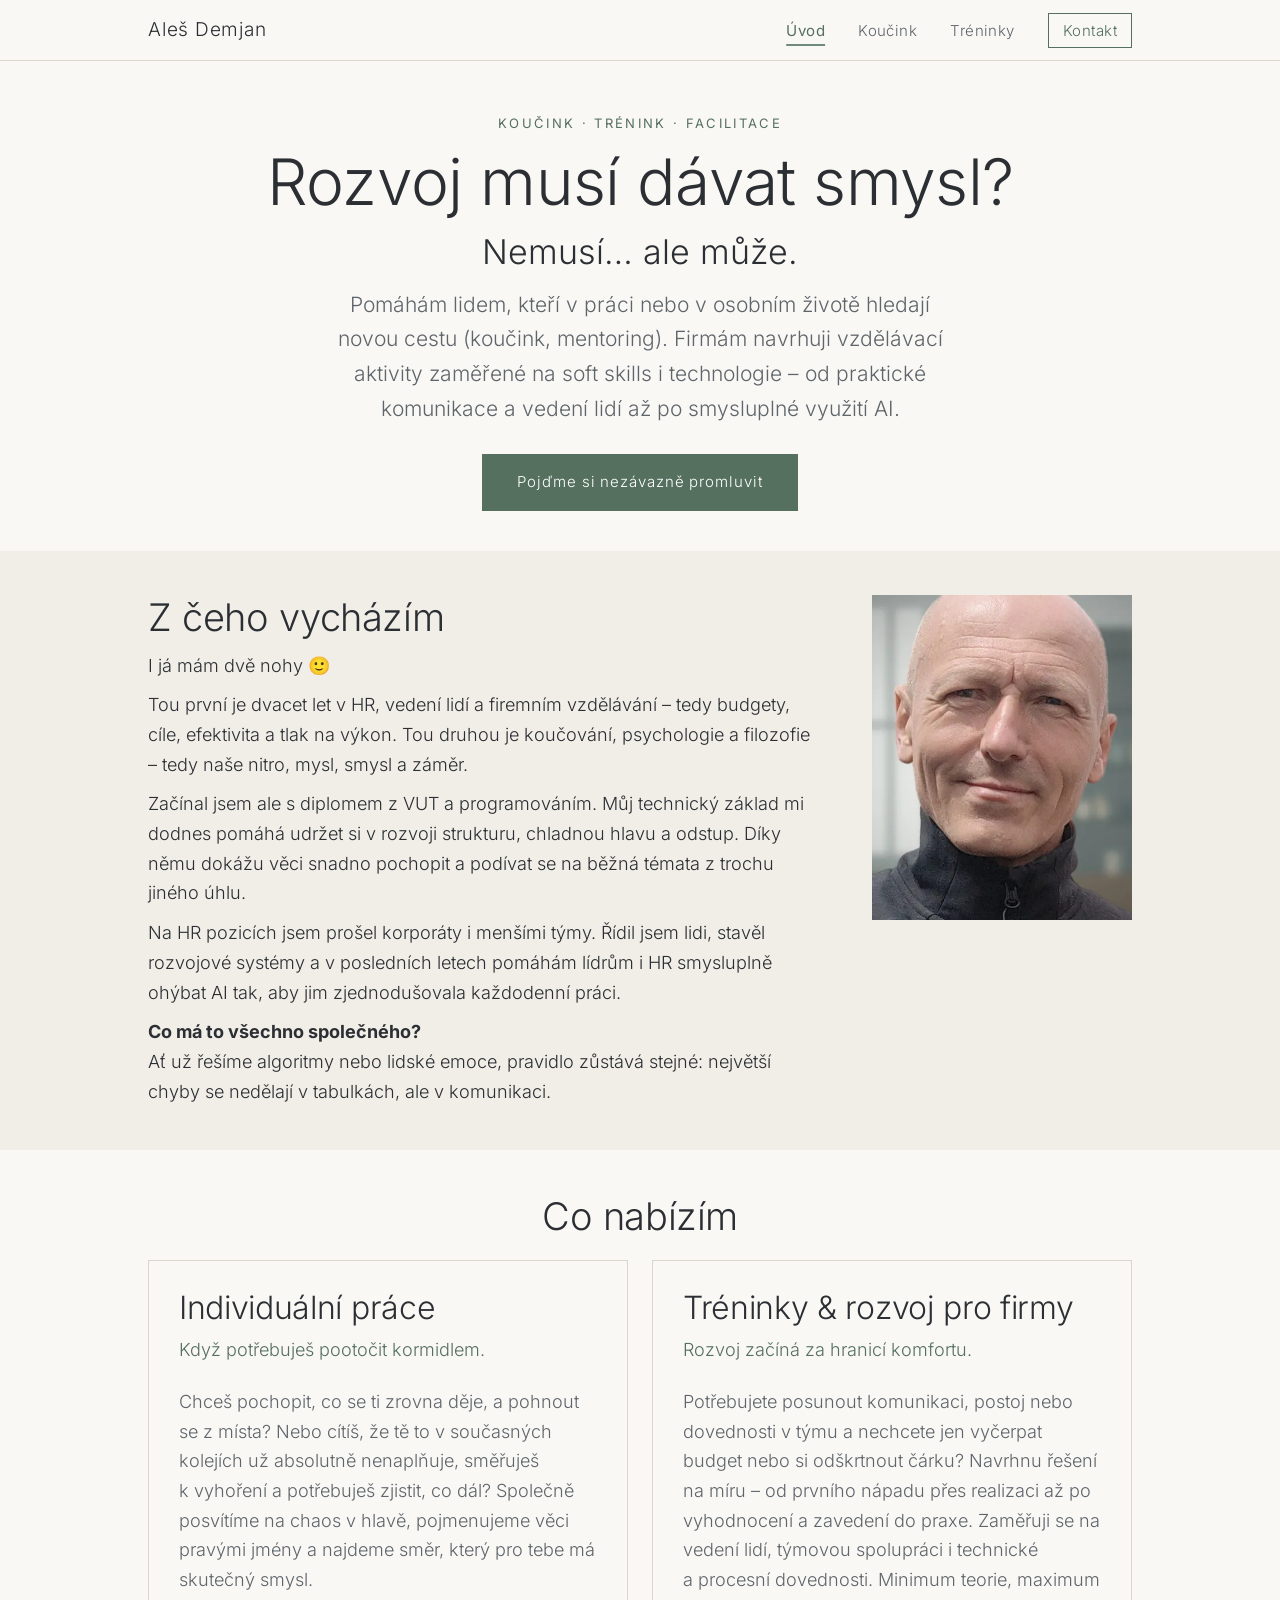
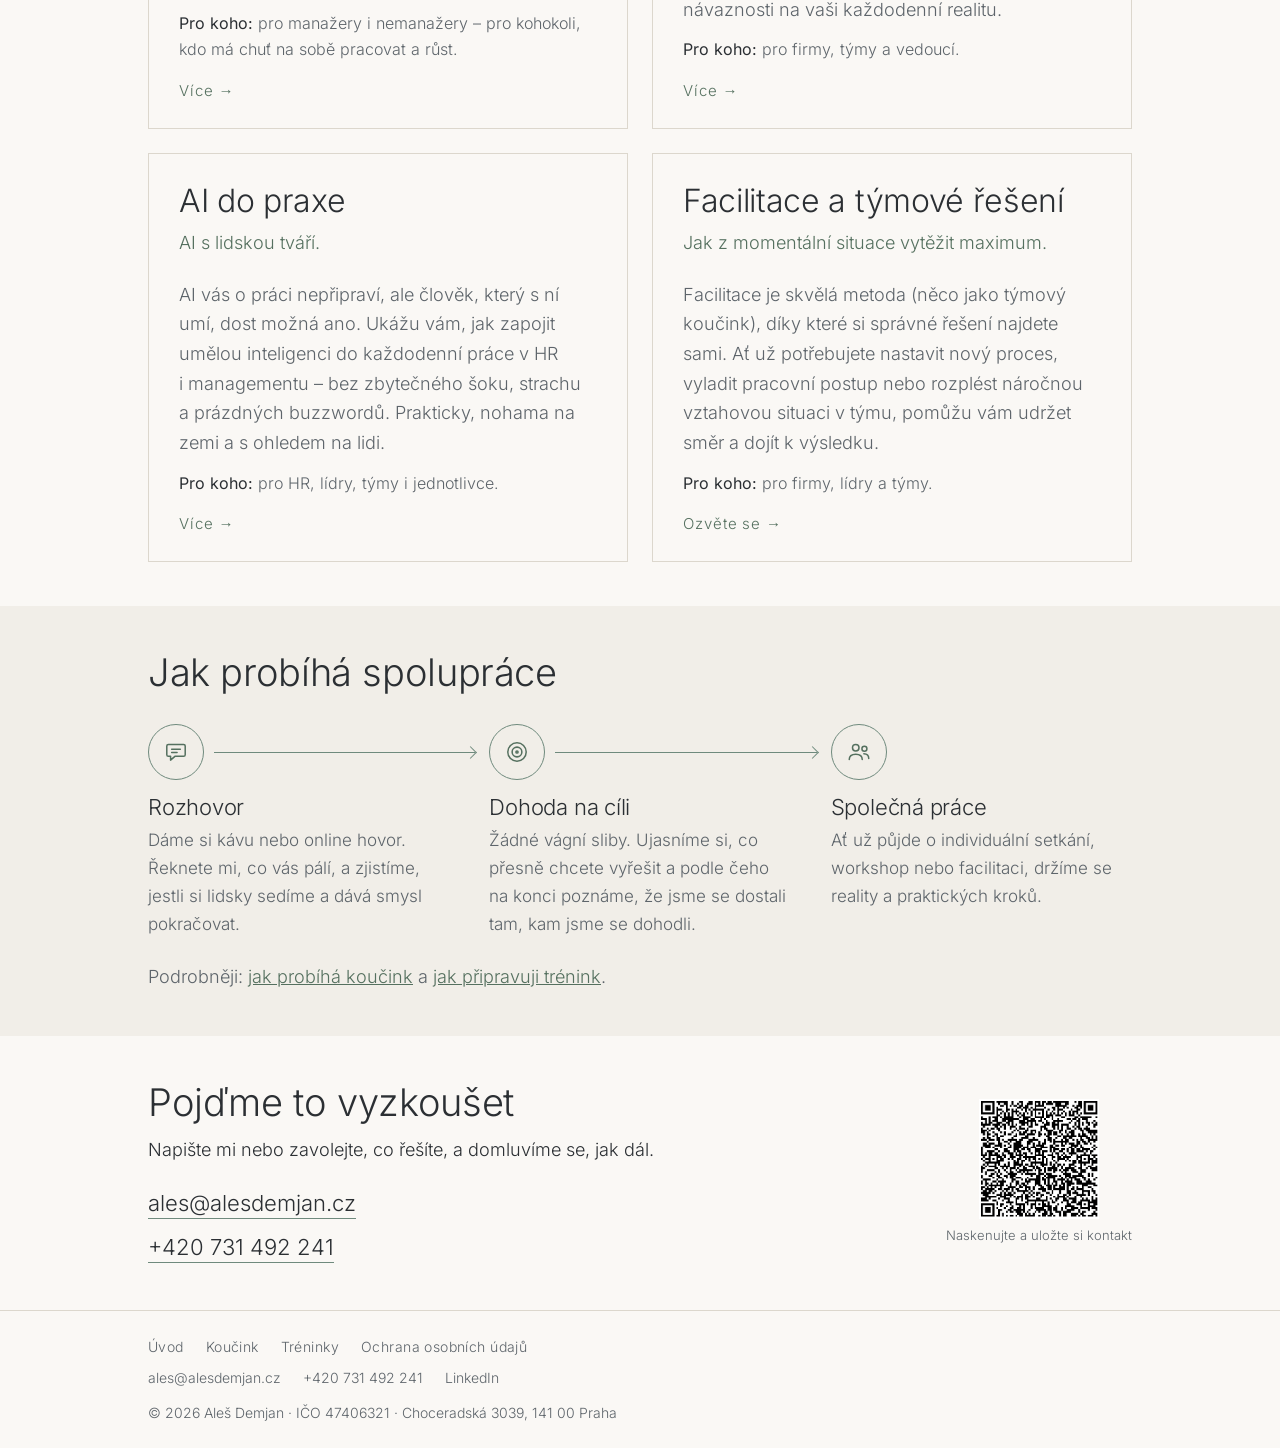
<file: index.html>
<!DOCTYPE html>
<html lang="cs">
<head>
<meta charset="utf-8">
<meta name="viewport" content="width=device-width, initial-scale=1">
<link rel="preload" href="/assets/fonts/inter-latin-wght-normal.woff2" as="font" type="font/woff2" crossorigin>
<link rel="preload" href="/assets/fonts/inter-latin-ext-wght-normal.woff2" as="font" type="font/woff2" crossorigin>
<title>Aleš Demjan | Koučink a firemní tréninky na míru</title>
<meta name="description" content="Individuální koučink při změně a v náročných situacích. Tréninky a workshopy na míru pro firmy, týmy, vedoucí a HR. Online i osobně.">
<link rel="canonical" href="https://alesdemjan.cz/">
<meta name="seznam-wmt" content="VszZhZxTPP70gEuI57TECxosbba6HKQv">
<link rel="icon" href="/favicon.ico" sizes="32x32">
<link rel="icon" href="/favicon.svg" type="image/svg+xml">
<link rel="apple-touch-icon" href="/apple-touch-icon.png">
<meta property="og:type" content="website">
<meta property="og:locale" content="cs_CZ">
<meta property="og:site_name" content="Aleš Demjan">
<meta property="og:title" content="Aleš Demjan | Koučink a firemní tréninky na míru">
<meta property="og:description" content="Individuální koučink při změně a v náročných situacích. Tréninky a workshopy na míru pro firmy, týmy, vedoucí a HR. Online i osobně.">
<meta property="og:url" content="https://alesdemjan.cz/">
<meta property="og:image" content="https://alesdemjan.cz/assets/img/og-uvod.jpg">
<meta property="og:image:width" content="1200">
<meta property="og:image:height" content="630">
<meta name="twitter:card" content="summary_large_image">
<link rel="stylesheet" href="assets/style.css">
<script type="application/ld+json">
{
  "@context": "https://schema.org",
  "@graph": [
    {
      "@type": "Person",
      "@id": "https://alesdemjan.cz/#person",
      "name": "Aleš Demjan",
      "url": "https://alesdemjan.cz/",
      "image": "https://alesdemjan.cz/assets/img/foto.jpg",
      "email": "mailto:ales@alesdemjan.cz",
      "telephone": "+420731492241",
      "jobTitle": "Kouč a lektor",
      "knowsAbout": ["koučink", "firemní tréninky", "soft skills", "leadership", "AI v práci"],
      "sameAs": ["https://www.linkedin.com/in/alesdemjan/"]
    },
    {
      "@type": "ProfessionalService",
      "@id": "https://alesdemjan.cz/#sluzby",
      "name": "Aleš Demjan – koučink a tréninky",
      "url": "https://alesdemjan.cz/",
      "image": "https://alesdemjan.cz/assets/img/og-uvod.jpg",
      "email": "mailto:ales@alesdemjan.cz",
      "telephone": "+420731492241",
      "taxID": "47406321",
      "address": {
        "@type": "PostalAddress",
        "streetAddress": "Choceradská 3039",
        "postalCode": "141 00",
        "addressLocality": "Praha",
        "addressCountry": "CZ"
      },
      "areaServed": { "@type": "Country", "name": "Česko" },
      "founder": { "@id": "https://alesdemjan.cz/#person" },
      "sameAs": ["https://www.linkedin.com/in/alesdemjan/"]
    }
  ]
}
</script>
</head>
<body>
<a class="skip" href="#main">Přeskočit na obsah</a>

<header class="top">
  <div class="wrap">
    <a class="brand" href="/">Aleš Demjan</a>
    <nav aria-label="Hlavní navigace">
      <a class="hide-m" href="/" aria-current="page">Úvod</a>
      <a href="/koucink">Koučink</a>
      <a href="/treninky">Tréninky</a>
      <a class="nav-cta" href="#kontakt">Kontakt</a>
    </nav>
  </div>
</header>

<main id="main">

  <section class="hero center">
    <div class="wrap">
      <span class="eyebrow">Koučink · Trénink · Facilitace</span>
      <h1>Rozvoj musí dávat smysl?</h1>
      <p class="tagline">Nemusí… ale může.</p>
      <p class="lead">Pomáhám lidem, kteří v&nbsp;práci nebo v&nbsp;osobním životě hledají novou cestu (koučink, mentoring). Firmám navrhuji vzdělávací aktivity zaměřené na soft skills i&nbsp;technologie – od praktické komunikace a&nbsp;vedení lidí až po smysluplné využití AI.</p>
      <div class="cta">
        <a class="btn btn-primary" href="#kontakt">Pojďme si nezávazně promluvit</a>
      </div>
    </div>
  </section>

  <section id="o-mne" class="alt">
    <div class="wrap about">
      <div>
        <h2>Z&nbsp;čeho vycházím</h2>
        <p>I&nbsp;já mám dvě nohy 🙂</p>
        <p>Tou první je dvacet let v&nbsp;HR, vedení lidí a&nbsp;firemním vzdělávání – tedy budgety, cíle, efektivita a&nbsp;tlak na výkon. Tou druhou je koučování, psychologie a&nbsp;filozofie – tedy naše nitro, mysl, smysl a&nbsp;záměr.</p>
        <p>Začínal jsem ale s&nbsp;diplomem z&nbsp;VUT a&nbsp;programováním. Můj technický základ mi dodnes pomáhá udržet si v&nbsp;rozvoji strukturu, chladnou hlavu a&nbsp;odstup. Díky němu dokážu věci snadno pochopit a&nbsp;podívat se na běžná témata z&nbsp;trochu jiného úhlu.</p>
        <p>Na HR pozicích jsem prošel korporáty i&nbsp;menšími týmy. Řídil jsem lidi, stavěl rozvojové systémy a&nbsp;v&nbsp;posledních letech pomáhám lídrům i&nbsp;HR smysluplně ohýbat AI tak, aby jim zjednodušovala každodenní práci.</p>
        <p class="about-point"><strong>Co má to všechno společného?</strong><br>Ať už řešíme algoritmy nebo lidské emoce, pravidlo zůstává stejné: největší chyby se nedělají v&nbsp;tabulkách, ale v&nbsp;komunikaci.</p>
      </div>
      <div class="photo">
        <img src="assets/img/foto-900.webp" fetchpriority="high" srcset="assets/img/foto-450.webp 450w, assets/img/foto-900.webp 900w" sizes="(max-width: 760px) 280px, 260px" alt="Aleš Demjan" width="900" height="1125">
      </div>
    </div>
  </section>

  <section id="nabidka">
    <div class="wrap">
      <h2 class="center">Co nabízím</h2>
      <div class="paths">
        <a class="path" href="/koucink">
          <h3>Individuální práce</h3>
          <p class="path-sub">Když potřebuješ pootočit kormidlem.</p>
          <p>Chceš pochopit, co se ti zrovna děje, a&nbsp;pohnout se z&nbsp;místa? Nebo cítíš, že tě to v&nbsp;současných kolejích už absolutně nenaplňuje, směřuješ k&nbsp;vyhoření a&nbsp;potřebuješ zjistit, co dál? Společně posvítíme na chaos v&nbsp;hlavě, pojmenujeme věci pravými jmény a&nbsp;najdeme směr, který pro tebe má skutečný smysl.</p>
          <p class="for"><strong>Pro koho:</strong> pro manažery i&nbsp;nemanažery – pro kohokoli, kdo má chuť na sobě pracovat a&nbsp;růst.</p>
          <span class="more" aria-hidden="true">Více →</span>
        </a>
        <a class="path" href="/treninky">
          <h3>Tréninky &amp; rozvoj pro firmy</h3>
          <p class="path-sub">Rozvoj začíná za hranicí komfortu.</p>
          <p>Potřebujete posunout komunikaci, postoj nebo dovednosti v&nbsp;týmu a&nbsp;nechcete jen vyčerpat budget nebo si odškrtnout čárku? Navrhnu řešení na míru – od prvního nápadu přes realizaci až po vyhodnocení a&nbsp;zavedení do praxe. Zaměřuji se na vedení lidí, týmovou spolupráci i&nbsp;technické a&nbsp;procesní dovednosti. Minimum teorie, maximum návaznosti na vaši každodenní realitu.</p>
          <p class="for"><strong>Pro koho:</strong> pro firmy, týmy a&nbsp;vedoucí.</p>
          <span class="more" aria-hidden="true">Více →</span>
        </a>
        <a class="path" href="/treninky#prakticke-nastroje">
          <h3>AI do praxe</h3>
          <p class="path-sub">AI s&nbsp;lidskou tváří.</p>
          <p>AI vás o&nbsp;práci nepřipraví, ale člověk, který s&nbsp;ní umí, dost možná ano. Ukážu vám, jak zapojit umělou inteligenci do každodenní práce v&nbsp;HR i&nbsp;managementu – bez zbytečného šoku, strachu a&nbsp;prázdných buzzwordů. Prakticky, nohama na zemi a&nbsp;s&nbsp;ohledem na lidi.</p>
          <p class="for"><strong>Pro koho:</strong> pro HR, lídry, týmy i&nbsp;jednotlivce.</p>
          <span class="more" aria-hidden="true">Více →</span>
        </a>
        <a class="path" href="#kontakt">
          <h3>Facilitace a&nbsp;týmové řešení</h3>
          <p class="path-sub">Jak z&nbsp;momentální situace vytěžit maximum.</p>
          <p>Facilitace je skvělá metoda (něco jako týmový koučink), díky které si správné řešení najdete sami. Ať už potřebujete nastavit nový proces, vyladit pracovní postup nebo rozplést náročnou vztahovou situaci v&nbsp;týmu, pomůžu vám udržet směr a&nbsp;dojít k&nbsp;výsledku.</p>
          <p class="for"><strong>Pro koho:</strong> pro firmy, lídry a&nbsp;týmy.</p>
          <span class="more" aria-hidden="true">Ozvěte se →</span>
        </a>
      </div>
    </div>
  </section>

  <section id="spoluprace" class="alt">
    <div class="wrap">
      <h2>Jak probíhá spolupráce</h2>
      <ol class="flow three">
        <li class="flow-step">
          <span class="flow-icon" aria-hidden="true"><svg viewBox="0 0 24 24"><path d="M5 5h14a1.5 1.5 0 0 1 1.5 1.5v8a1.5 1.5 0 0 1-1.5 1.5h-8l-4 3.5V16H5a1.5 1.5 0 0 1-1.5-1.5v-8A1.5 1.5 0 0 1 5 5z"/><path d="M8 9.5h8M8 12.5h5"/></svg></span>
          <h3>Rozhovor</h3>
          <p>Dáme si kávu nebo online hovor. Řeknete mi, co vás pálí, a&nbsp;zjistíme, jestli si lidsky sedíme a&nbsp;dává smysl pokračovat.</p>
        </li>
        <li class="flow-step">
          <span class="flow-icon" aria-hidden="true"><svg viewBox="0 0 24 24"><circle cx="12" cy="12" r="8.5"/><circle cx="12" cy="12" r="4.5"/><circle cx="12" cy="12" r="1"/></svg></span>
          <h3>Dohoda na cíli</h3>
          <p>Žádné vágní sliby. Ujasníme si, co přesně chcete vyřešit a&nbsp;podle čeho na konci poznáme, že jsme se dostali tam, kam jsme se dohodli.</p>
        </li>
        <li class="flow-step">
          <span class="flow-icon" aria-hidden="true"><svg viewBox="0 0 24 24"><circle cx="9" cy="8" r="3"/><path d="M3 19c0-3.3 2.7-5 6-5s6 1.7 6 5"/><circle cx="17" cy="9" r="2.3"/><path d="M16.5 13.6c2.6.1 4.5 1.6 4.5 4.4"/></svg></span>
          <h3>Společná práce</h3>
          <p>Ať už půjde o&nbsp;individuální setkání, workshop nebo facilitaci, držíme se reality a&nbsp;praktických kroků.</p>
        </li>
      </ol>
      <p class="more-links">Podrobněji: <a href="/koucink#spoluprace">jak probíhá koučink</a> a <a href="/treninky#postup">jak připravuji trénink</a>.</p>
    </div>
  </section>

  <!-- Reference – zatím skryté. Doplnit jen se souhlasem autora citace, pak odstranit komentář kolem sekce.
  <section id="reference">
    <div class="wrap">
      <h2>Kde jsem pracoval</h2>
      <p>Typy firem a&nbsp;odvětví: DOPLNIT</p>
      <div class="grid">
        <blockquote class="quote">
          <p>„Text reference“</p>
          <footer>Jméno, pozice, firma</footer>
        </blockquote>
      </div>
      <p><a href="https://www.linkedin.com/in/alesdemjan/">Více na LinkedInu</a></p>
    </div>
  </section>
  -->

  <!-- Blog – zatím skrytý, až bude hotový, odstraňte komentář kolem sekce
  <section id="blog">
    <div class="wrap">
      <span class="eyebrow">Blog</span>
      <h2>Postupně sem přibudou texty</h2>
      <p>Připravuji krátké články o&nbsp;změně, komunikaci a&nbsp;vedení lidí. Pokud vás zajímá konkrétní téma, napište mi.</p>
    </div>
  </section>
  -->

  <section id="kontakt">
    <div class="wrap contact">
      <div>
        <h2>Pojďme to vyzkoušet</h2>
        <p>Napište mi nebo zavolejte, co řešíte, a&nbsp;domluvíme se, jak dál.</p>
        <div class="contact-lines">
          <div><a href="mailto:ales@alesdemjan.cz">ales@alesdemjan.cz</a></div>
          <div><a href="tel:+420731492241">+420&nbsp;731&nbsp;492&nbsp;241</a></div>
        </div>
      </div>
      <a class="btn vcf" href="/kontakt.vcf" download>Uložit kontakt do telefonu</a>
      <figure class="qr">
        <img src="assets/img/qr-kontakt.png" alt="QR kód s kontaktem Aleše Demjana do telefonu" width="339" height="341" loading="lazy">
        <figcaption>Naskenujte a&nbsp;uložte si kontakt</figcaption>
      </figure>
    </div>
  </section>

</main>

<footer>
  <div class="wrap foot">
    <nav class="foot-nav" aria-label="Odkazy v patičce">
      <a href="/">Úvod</a>
      <a href="/koucink">Koučink</a>
      <a href="/treninky">Tréninky</a>
      <a href="/zasady-ochrany-osobnich-udaju">Ochrana osobních údajů</a>
    </nav>
    <div class="foot-contact">
      <a href="mailto:ales@alesdemjan.cz">ales@alesdemjan.cz</a>
      <a href="tel:+420731492241">+420&nbsp;731&nbsp;492&nbsp;241</a>
      <a href="https://www.linkedin.com/in/alesdemjan/" rel="me">LinkedIn</a>
    </div>
    <div class="foot-legal">© <span id="y"></span> Aleš Demjan · IČO 47406321 · Choceradská 3039, 141&nbsp;00&nbsp;Praha</div>
  </div>
</footer>
<script>document.getElementById('y').textContent = new Date().getFullYear();</script>
<!-- Cloudflare Web Analytics (bez cookies) --><script type="module" src="https://static.cloudflareinsights.com/beacon.min.js" data-cf-beacon='{"token": "a8c0a45e6b894fd8a64b70126a6de083"}'></script><!-- End Cloudflare Web Analytics -->
</body>
</html>
</file>
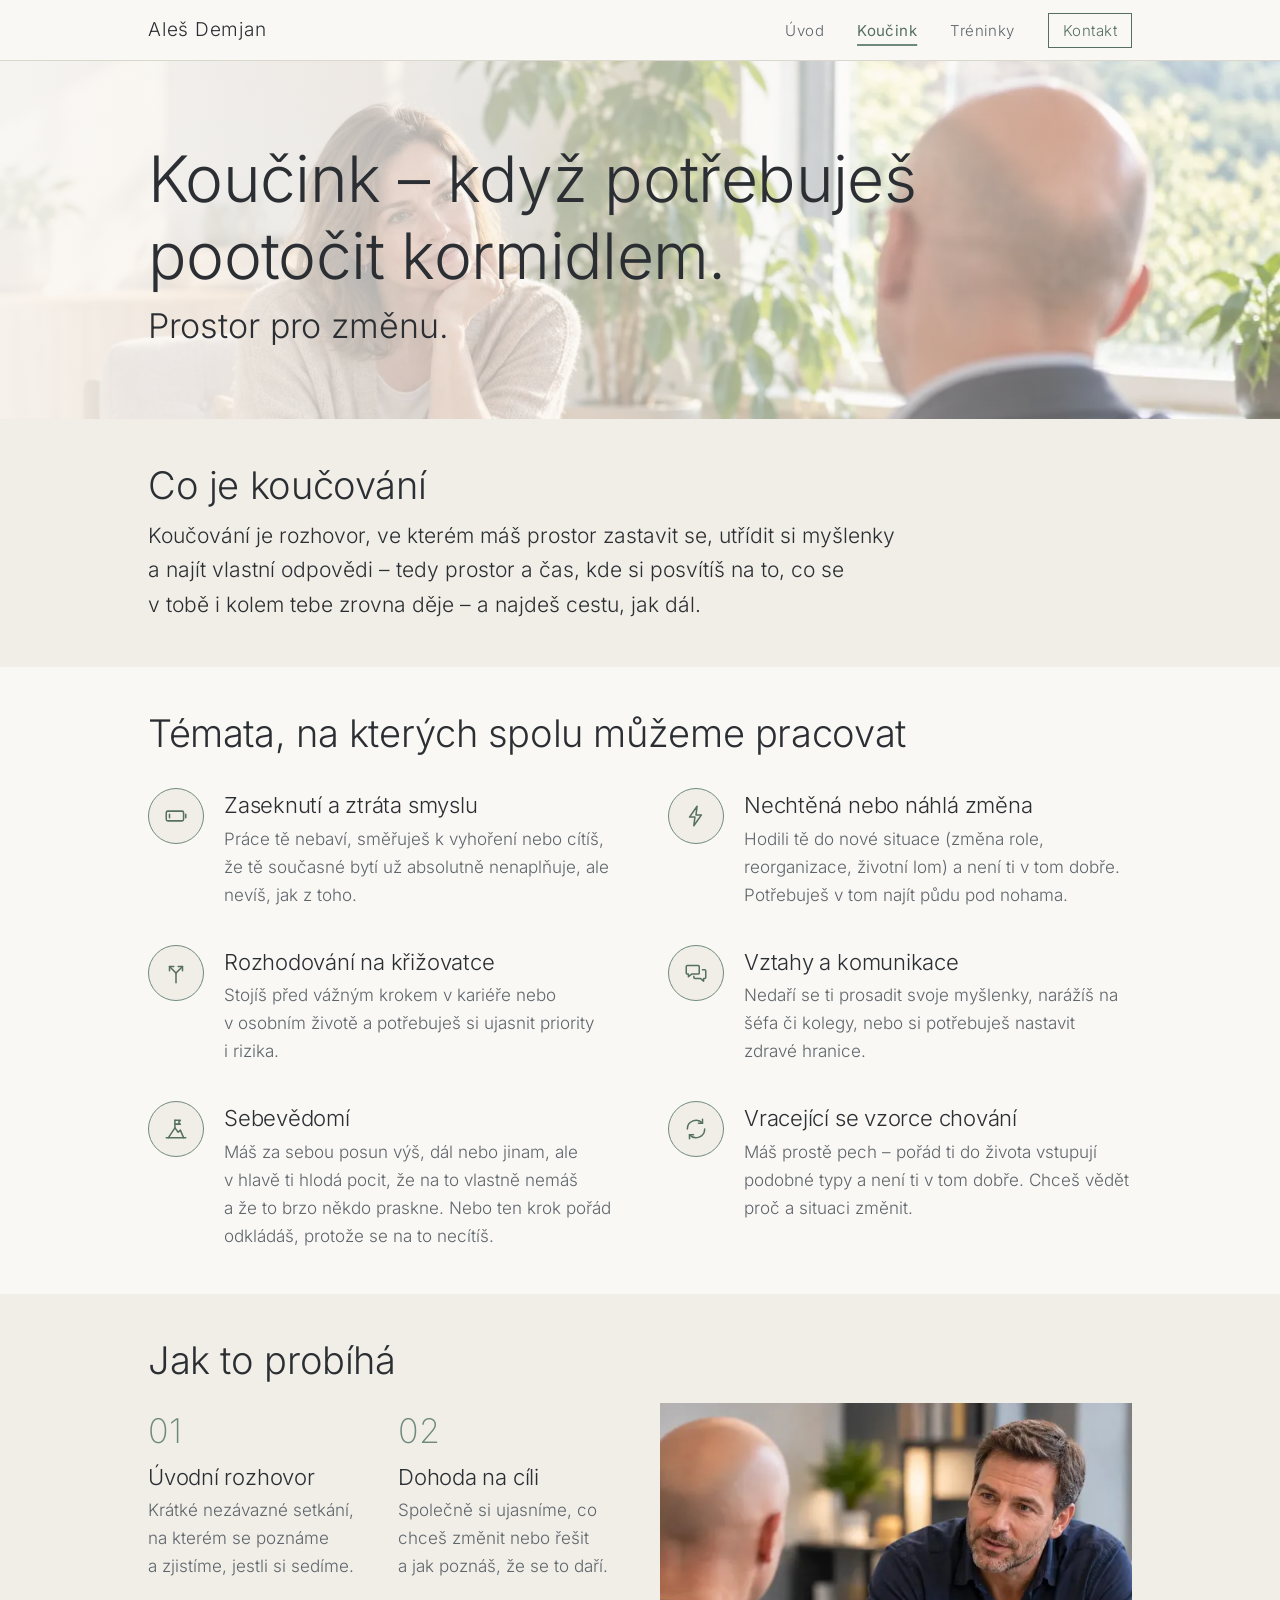
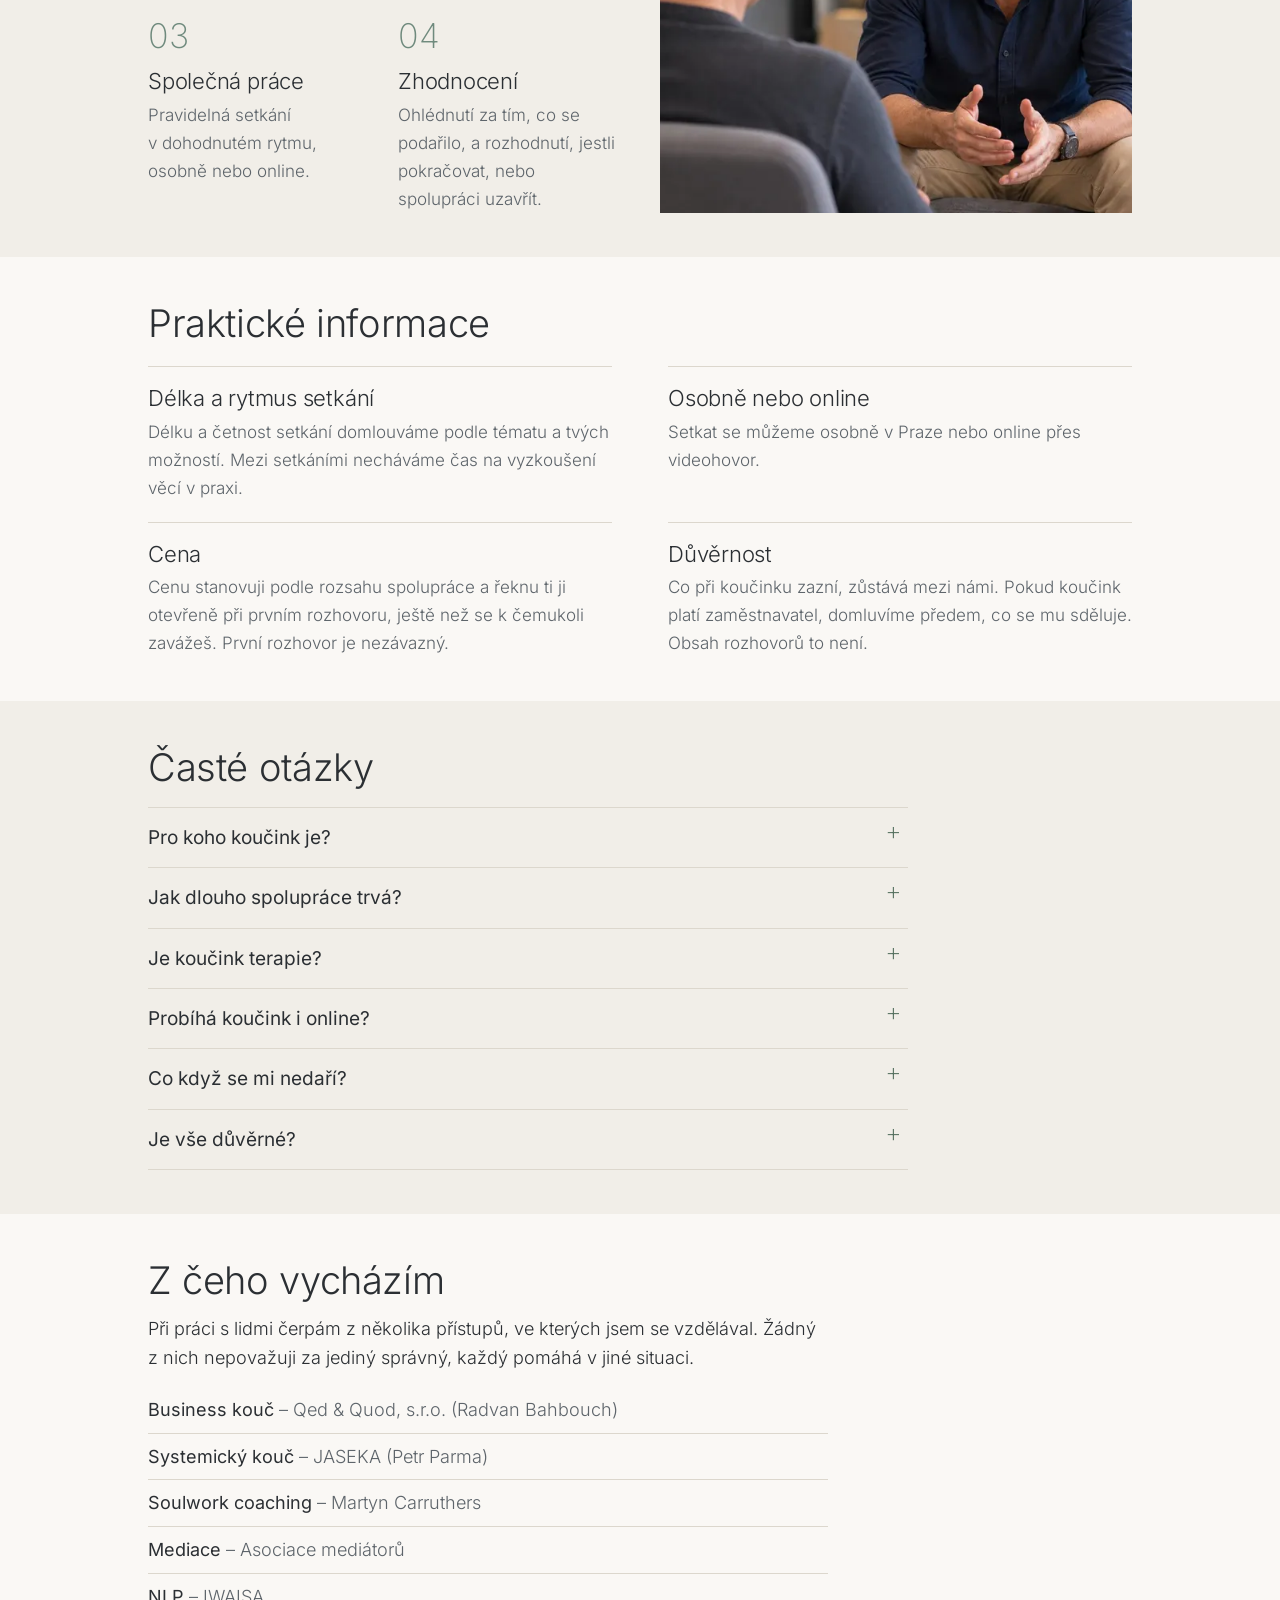
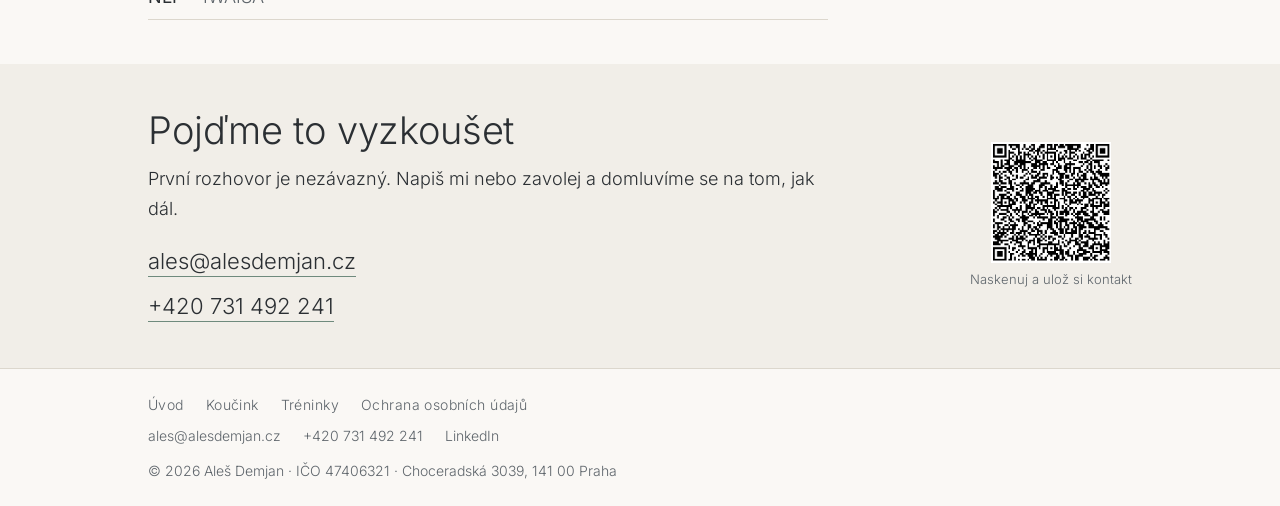
<file: koucink.html>
<!DOCTYPE html>
<html lang="cs">
<head>
<meta charset="utf-8">
<meta name="viewport" content="width=device-width, initial-scale=1">
<link rel="preload" href="/assets/fonts/inter-latin-wght-normal.woff2" as="font" type="font/woff2" crossorigin>
<link rel="preload" href="/assets/fonts/inter-latin-ext-wght-normal.woff2" as="font" type="font/woff2" crossorigin>
<title>Individuální koučink a mentoring | Aleš Demjan</title>
<meta name="description" content="Individuální koučink při změně a v náročných situacích, leadership koučink a mentoring pro manažery a HR. Osobně v Praze nebo online.">
<link rel="canonical" href="https://alesdemjan.cz/koucink">
<link rel="icon" href="/favicon.ico" sizes="32x32">
<link rel="icon" href="/favicon.svg" type="image/svg+xml">
<link rel="apple-touch-icon" href="/apple-touch-icon.png">
<meta property="og:type" content="website">
<meta property="og:locale" content="cs_CZ">
<meta property="og:site_name" content="Aleš Demjan">
<meta property="og:title" content="Individuální koučink a mentoring | Aleš Demjan">
<meta property="og:description" content="Individuální koučink při změně a v náročných situacích, leadership koučink a mentoring pro manažery a HR. Osobně v Praze nebo online.">
<meta property="og:url" content="https://alesdemjan.cz/koucink">
<meta property="og:image" content="https://alesdemjan.cz/assets/img/og-koucink.jpg">
<meta property="og:image:width" content="1200">
<meta property="og:image:height" content="630">
<meta name="twitter:card" content="summary_large_image">
<link rel="stylesheet" href="assets/style.css">
<script type="application/ld+json">
{
  "@context": "https://schema.org",
  "@graph": [
    {
      "@type": "Service",
      "name": "Individuální koučink a mentoring",
      "serviceType": "Koučink",
      "url": "https://alesdemjan.cz/koucink",
      "description": "Koučink zaměřený na změnu, náročné životní situace, nastavení mysli a komunikaci. Mentoring personální a manažerské práce.",
      "provider": { "@type": "Person", "@id": "https://alesdemjan.cz/#person", "name": "Aleš Demjan", "url": "https://alesdemjan.cz/" },
      "areaServed": { "@type": "Country", "name": "Česko" }
    },
    {
      "@type": "BreadcrumbList",
      "itemListElement": [
        { "@type": "ListItem", "position": 1, "name": "Úvod", "item": "https://alesdemjan.cz/" },
        { "@type": "ListItem", "position": 2, "name": "Koučink", "item": "https://alesdemjan.cz/koucink" }
      ]
    }
  ]
}
</script>
</head>
<body>
<a class="skip" href="#main">Přeskočit na obsah</a>

<header class="top">
  <div class="wrap">
    <a class="brand" href="/">Aleš Demjan</a>
    <nav aria-label="Hlavní navigace">
      <a class="hide-m" href="/">Úvod</a>
      <a href="/koucink" aria-current="page">Koučink</a>
      <a href="/treninky">Tréninky</a>
      <a class="nav-cta" href="#kontakt">Kontakt</a>
    </nav>
  </div>
</header>

<main id="main">

  <section class="hero center hero-photo hero-koucink">
    <img decoding="async" class="hero-bg" src="assets/img/hero-koucink-1200.webp" srcset="assets/img/hero-koucink-800.webp 800w, assets/img/hero-koucink-1200.webp 1200w, assets/img/hero-koucink-1672.webp 1672w" sizes="100vw" alt="" width="1672" height="941" fetchpriority="high">
    <div class="wrap">
      <h1>Koučink – když potřebuješ pootočit kormidlem.</h1>
      <p class="tagline">Prostor pro změnu.</p>
    </div>
  </section>

  <section id="koucovani" class="alt">
    <div class="wrap">
      <h2>Co je koučování</h2>
      <p class="intro">Koučování je rozhovor, ve kterém máš prostor zastavit se, utřídit si myšlenky a&nbsp;najít vlastní odpovědi – tedy prostor a&nbsp;čas, kde si posvítíš na to, co se v&nbsp;tobě i&nbsp;kolem tebe zrovna děje – a&nbsp;najdeš cestu, jak dál.</p>
    </div>
  </section>

  <section id="pomoc">
    <div class="wrap">
      <h2>Témata, na kterých spolu můžeme pracovat</h2>
      <ul class="themes">
        <li class="theme">
          <span class="flow-icon" aria-hidden="true"><svg viewBox="0 0 24 24"><rect x="3" y="7.5" width="16" height="9" rx="1.5"/><path d="M21 10.5v3"/><path d="M6 10.5v3"/></svg></span>
          <h3>Zaseknutí a&nbsp;ztráta smyslu</h3>
          <p>Práce tě nebaví, směřuješ k&nbsp;vyhoření nebo cítíš, že tě současné bytí už absolutně nenaplňuje, ale nevíš, jak z&nbsp;toho.</p>
        </li>
        <li class="theme">
          <span class="flow-icon" aria-hidden="true"><svg viewBox="0 0 24 24"><path d="M13 3 6 13h5l-1 8 7-10h-5l1-8z"/></svg></span>
          <h3>Nechtěná nebo náhlá změna</h3>
          <p>Hodili tě do nové situace (změna role, reorganizace, životní lom) a&nbsp;není ti v&nbsp;tom dobře. Potřebuješ v&nbsp;tom najít půdu pod nohama.</p>
        </li>
        <li class="theme">
          <span class="flow-icon" aria-hidden="true"><svg viewBox="0 0 24 24"><path d="M12 21v-9"/><path d="M12 12 6 6"/><path d="M12 12l6-6"/><path d="M6 10V6h4"/><path d="M18 10V6h-4"/></svg></span>
          <h3>Rozhodování na křižovatce</h3>
          <p>Stojíš před vážným krokem v&nbsp;kariéře nebo v&nbsp;osobním životě a&nbsp;potřebuješ si ujasnit priority i&nbsp;rizika.</p>
        </li>
        <li class="theme">
          <span class="flow-icon" aria-hidden="true"><svg viewBox="0 0 24 24"><path d="M4 5h10a1 1 0 0 1 1 1v6a1 1 0 0 1-1 1H8l-3 2.5V13H4a1 1 0 0 1-1-1V6a1 1 0 0 1 1-1z"/><path d="M18 9h2a1 1 0 0 1 1 1v6a1 1 0 0 1-1 1h-1v2.5L16 17h-5a1 1 0 0 1-1-1v-1"/></svg></span>
          <h3>Vztahy a&nbsp;komunikace</h3>
          <p>Nedaří se ti prosadit svoje myšlenky, narážíš na šéfa či kolegy, nebo si potřebuješ nastavit zdravé hranice.</p>
        </li>
        <li class="theme">
          <span class="flow-icon" aria-hidden="true"><svg viewBox="0 0 24 24"><path d="M3 20h18"/><path d="m5 20 6-9 3 4 2-2 3 7"/><path d="M11 11V4"/><path d="M11 4h5l-1.5 1.75L16 7.5h-5"/></svg></span>
          <h3>Sebevědomí</h3>
          <p>Máš za sebou posun výš, dál nebo jinam, ale v&nbsp;hlavě ti hlodá pocit, že na to vlastně nemáš a&nbsp;že to brzo někdo praskne. Nebo ten krok pořád odkládáš, protože se na to necítíš.</p>
        </li>
        <li class="theme">
          <span class="flow-icon" aria-hidden="true"><svg viewBox="0 0 24 24"><path d="M20 12a8 8 0 0 1-14 5.3"/><path d="M4 12a8 8 0 0 1 14-5.3"/><path d="M18 3v3.7h-3.7"/><path d="M6 21v-3.7h3.7"/></svg></span>
          <h3>Vracející se vzorce chování</h3>
          <p>Máš prostě pech – pořád ti do života vstupují podobné typy a&nbsp;není ti v&nbsp;tom dobře. Chceš vědět proč a&nbsp;situaci změnit.</p>
        </li>
      </ul>
    </div>
  </section>

  <section id="spoluprace" class="alt">
    <div class="wrap">
      <h2>Jak to probíhá</h2>
      <div class="steps-photo">
        <div class="steps two">
          <div class="step">
            <h3>Úvodní rozhovor</h3>
            <p>Krátké nezávazné setkání, na kterém se poznáme a&nbsp;zjistíme, jestli si sedíme.</p>
          </div>
          <div class="step">
            <h3>Dohoda na cíli</h3>
            <p>Společně si ujasníme, co chceš změnit nebo řešit a&nbsp;jak poznáš, že se to daří.</p>
          </div>
          <div class="step">
            <h3>Společná práce</h3>
            <p>Pravidelná setkání v&nbsp;dohodnutém rytmu, osobně nebo online.</p>
          </div>
          <div class="step">
            <h3>Zhodnocení</h3>
            <p>Ohlédnutí za tím, co se podařilo, a&nbsp;rozhodnutí, jestli pokračovat, nebo spolupráci uzavřít.</p>
          </div>
        </div>
        <figure class="steps-img">
          <img src="assets/img/koucink-rozhovor-1536.webp" srcset="assets/img/koucink-rozhovor-768.webp 768w, assets/img/koucink-rozhovor-1536.webp 1536w" sizes="(max-width: 760px) 100vw, 490px" alt="Aleš Demjan při koučovacím rozhovoru s klientem." width="1536" height="1024" loading="lazy">
        </figure>
      </div>
    </div>
  </section>

  <section id="prakticke">
    <div class="wrap">
      <h2>Praktické informace</h2>
      <div class="grid two">
        <div class="card">
          <h3>Délka a&nbsp;rytmus setkání</h3>
          <p>Délku a&nbsp;četnost setkání domlouváme podle tématu a&nbsp;tvých možností. Mezi setkáními necháváme čas na vyzkoušení věcí v&nbsp;praxi.</p>
        </div>
        <div class="card">
          <h3>Osobně nebo online</h3>
          <p>Setkat se můžeme osobně v&nbsp;Praze nebo online přes videohovor.</p>
        </div>
        <div class="card">
          <h3>Cena</h3>
          <p>Cenu stanovuji podle rozsahu spolupráce a&nbsp;řeknu ti ji otevřeně při prvním rozhovoru, ještě než se k&nbsp;čemukoli zavážeš. První rozhovor je nezávazný.</p>
        </div>
        <div class="card">
          <h3>Důvěrnost</h3>
          <p>Co při koučinku zazní, zůstává mezi námi. Pokud koučink platí zaměstnavatel, domluvíme předem, co se mu sděluje. Obsah rozhovorů to není.</p>
        </div>
      </div>
    </div>
  </section>

  <section id="otazky" class="alt">
    <div class="wrap">
      <h2>Časté otázky</h2>
      <div class="faq">
        <details>
          <summary>Pro koho koučink je?</summary>
          <p>Pro lidi, kteří stojí před změnou, rozhodují se o&nbsp;dalším směru nebo procházejí náročným obdobím. A&nbsp;pro manažery a&nbsp;HR, kteří chtějí podporu při vedení lidí.</p>
        </details>
        <details>
          <summary>Jak dlouho spolupráce trvá?</summary>
          <p>Záleží na tématu. Někdy stačí několik setkání, jindy jde o&nbsp;delší spolupráci. Průběžně spolu hodnotíme, jestli má smysl pokračovat.</p>
        </details>
        <details>
          <summary>Je koučink terapie?</summary>
          <p>Není. Koučink pracuje s&nbsp;tím, kam chceš dojít a&nbsp;jaký bude další krok. Nenahrazuje psychoterapii ani jinou odbornou péči. Pokud by pro tebe byla vhodnější, řeknu ti to otevřeně.</p>
        </details>
        <details>
          <summary>Probíhá koučink i&nbsp;online?</summary>
          <p>Ano, online i&nbsp;osobně v&nbsp;Praze. Online setkání funguje dobře, pokud máš klidné místo, kde tě nikdo neruší.</p>
        </details>
        <details>
          <summary>Co když se mi nedaří?</summary>
          <p>To je běžná součást změny. Na setkání se podíváme, co brání, a&nbsp;případně upravíme cíl nebo tempo.</p>
        </details>
        <details>
          <summary>Je vše důvěrné?</summary>
          <p>Ano. Co při koučinku zazní, zůstává mezi námi. Výjimkou by byly jen situace, kdy zákon ukládá povinnost něco oznámit.</p>
        </details>
      </div>
    </div>
  </section>

  <section id="vychazim">
    <div class="wrap">
      <h2>Z&nbsp;čeho vycházím</h2>
      <p>Při práci s&nbsp;lidmi čerpám z&nbsp;několika přístupů, ve kterých jsem se vzdělával. Žádný z&nbsp;nich nepovažuji za jediný správný, každý pomáhá v&nbsp;jiné situaci.</p>
      <ul class="plain">
        <li><strong>Business kouč</strong> – Qed &amp; Quod, s.r.o. (Radvan Bahbouch)</li>
        <li><strong>Systemický kouč</strong> – JASEKA (Petr Parma)</li>
        <li><strong>Soulwork coaching</strong> – Martyn Carruthers</li>
        <li><strong>Mediace</strong> – Asociace mediátorů</li>
        <li><strong>NLP</strong> – IWAISA</li>
      </ul>
    </div>
  </section>

  <!-- Blog – zatím skrytý, až bude hotový, odstraňte komentář kolem sekce
  <section id="blog">
    <div class="wrap">
      <span class="eyebrow">Blog</span>
      <h2>Postupně sem přibudou texty</h2>
      <p>Připravuji krátké články o&nbsp;změně, komunikaci a&nbsp;vedení lidí. Pokud tě zajímá konkrétní téma, napiš mi.</p>
    </div>
  </section>
  -->

  <section id="kontakt" class="alt">
    <div class="wrap contact">
      <div>
        <h2>Pojďme to vyzkoušet</h2>
        <p>První rozhovor je nezávazný. Napiš mi nebo zavolej a&nbsp;domluvíme se na tom, jak dál.</p>
        <div class="contact-lines">
          <div><a href="mailto:ales@alesdemjan.cz">ales@alesdemjan.cz</a></div>
          <div><a href="tel:+420731492241">+420&nbsp;731&nbsp;492&nbsp;241</a></div>
        </div>
      </div>
      <a class="btn vcf" href="/kontakt.vcf" download>Uložit kontakt do telefonu</a>
      <figure class="qr">
        <img src="assets/img/qr-kontakt.png" alt="QR kód s kontaktem Aleše Demjana do telefonu" width="339" height="341" loading="lazy">
        <figcaption>Naskenuj a&nbsp;ulož si kontakt</figcaption>
      </figure>
    </div>
  </section>

</main>

<footer>
  <div class="wrap foot">
    <nav class="foot-nav" aria-label="Odkazy v patičce">
      <a href="/">Úvod</a>
      <a href="/koucink">Koučink</a>
      <a href="/treninky">Tréninky</a>
      <a href="/zasady-ochrany-osobnich-udaju">Ochrana osobních údajů</a>
    </nav>
    <div class="foot-contact">
      <a href="mailto:ales@alesdemjan.cz">ales@alesdemjan.cz</a>
      <a href="tel:+420731492241">+420&nbsp;731&nbsp;492&nbsp;241</a>
      <a href="https://www.linkedin.com/in/alesdemjan/" rel="me">LinkedIn</a>
    </div>
    <div class="foot-legal">© <span id="y"></span> Aleš Demjan · IČO 47406321 · Choceradská 3039, 141&nbsp;00&nbsp;Praha</div>
  </div>
</footer>
<script>document.getElementById('y').textContent = new Date().getFullYear();</script>
<!-- Cloudflare Web Analytics (bez cookies) --><script type="module" src="https://static.cloudflareinsights.com/beacon.min.js" data-cf-beacon='{"token": "a8c0a45e6b894fd8a64b70126a6de083"}'></script><!-- End Cloudflare Web Analytics -->
</body>
</html>
</file>
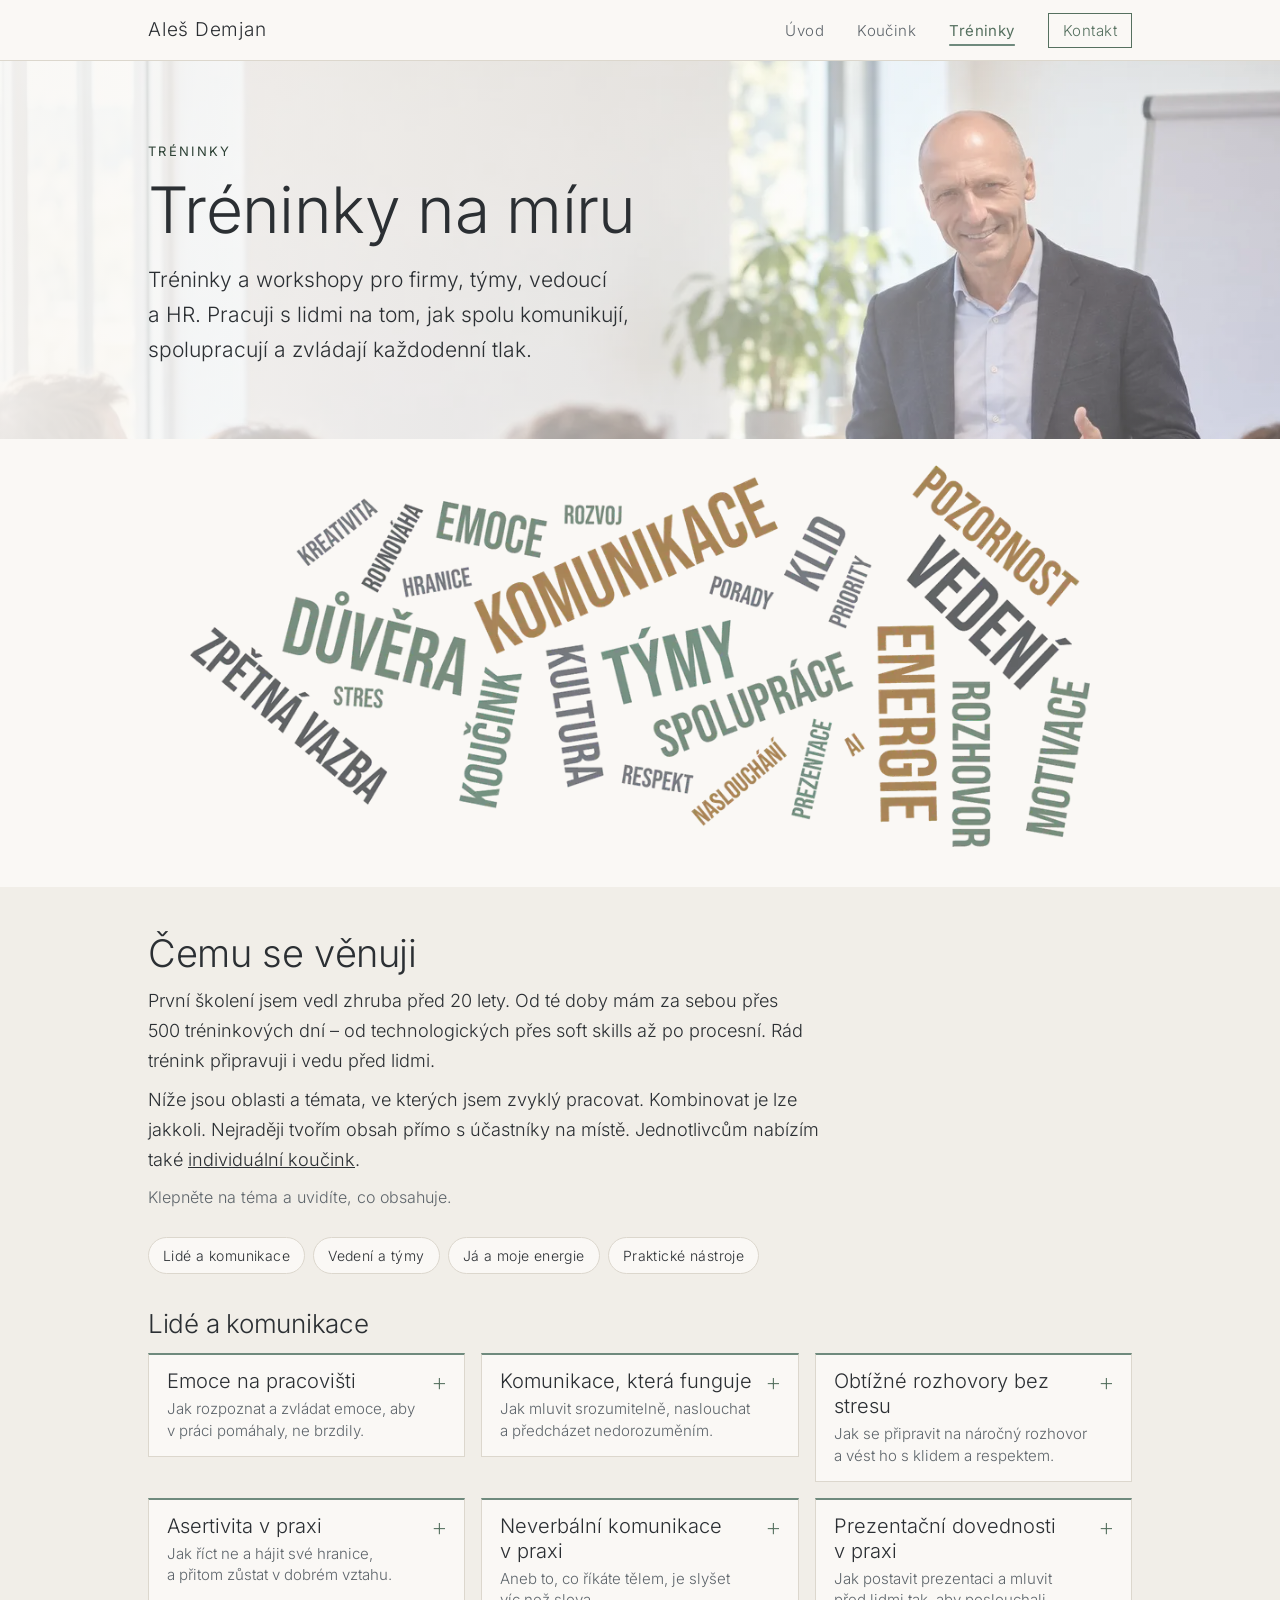
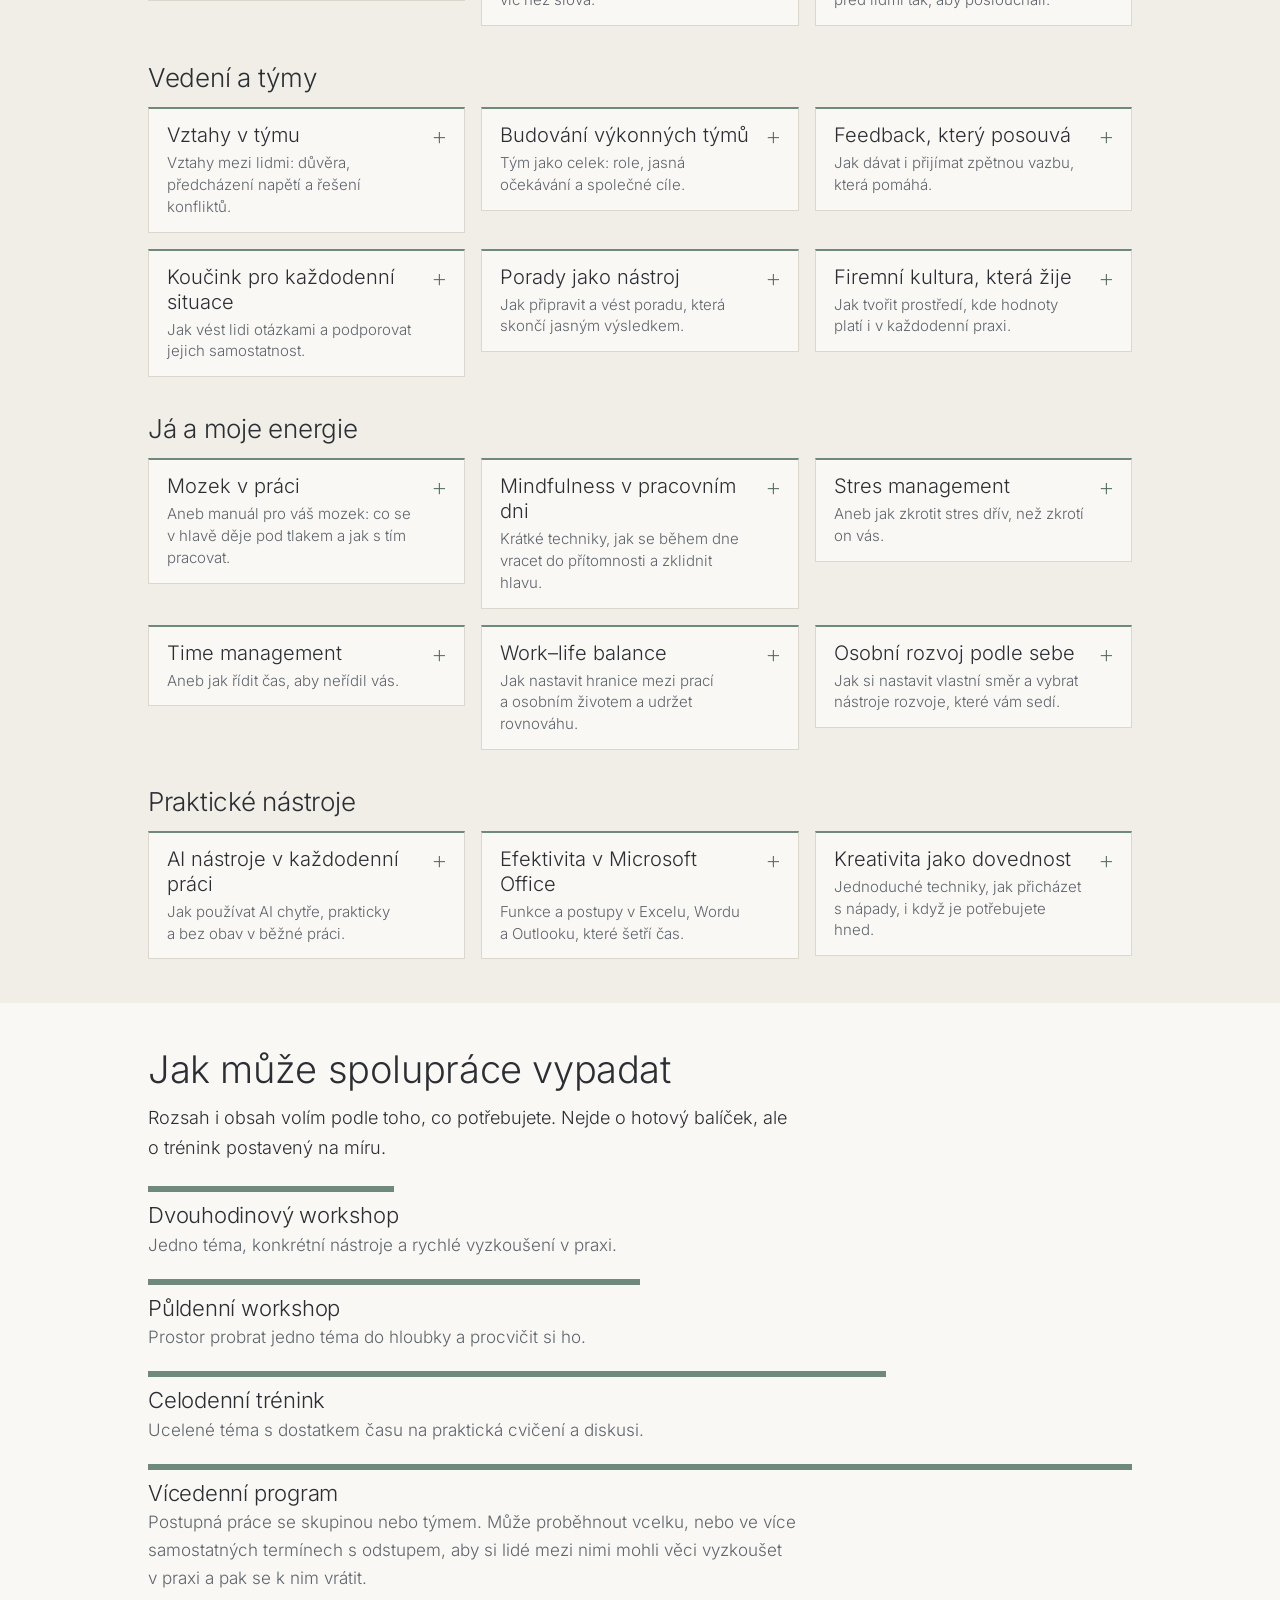
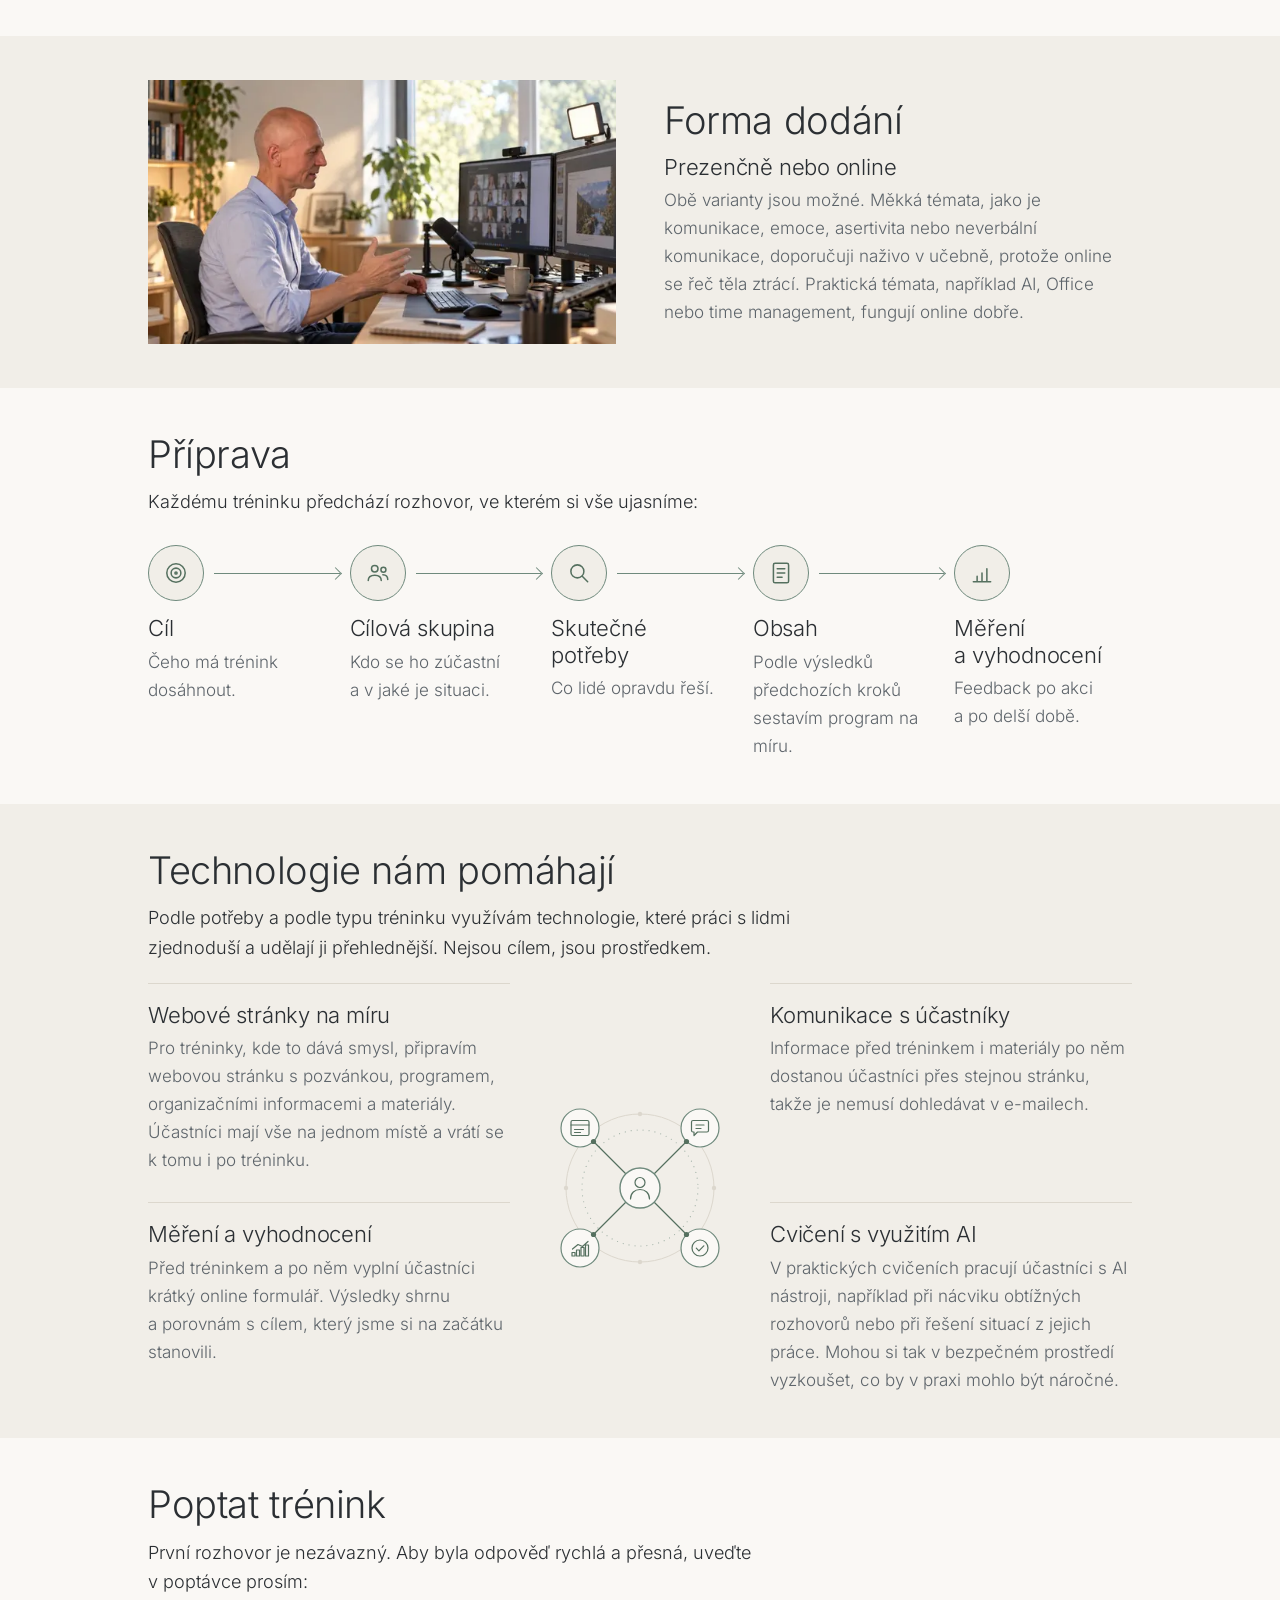
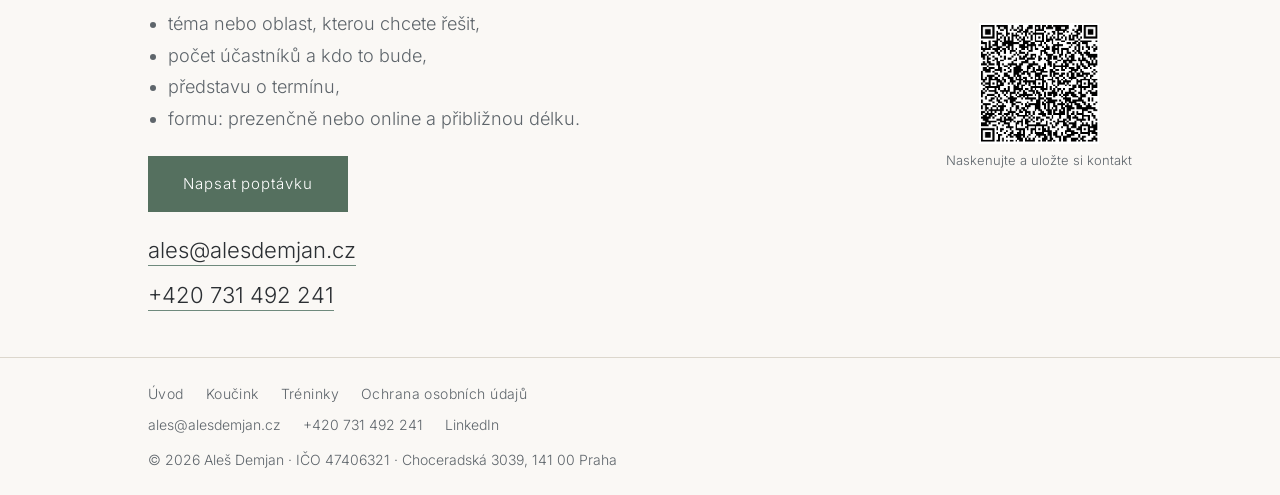
<file: treninky.html>
<!DOCTYPE html>
<html lang="cs">
<head>
<meta charset="utf-8">
<meta name="viewport" content="width=device-width, initial-scale=1">
<link rel="preload" href="/assets/fonts/inter-latin-wght-normal.woff2" as="font" type="font/woff2" crossorigin>
<link rel="preload" href="/assets/fonts/inter-latin-ext-wght-normal.woff2" as="font" type="font/woff2" crossorigin>
<title>Firemní tréninky a workshopy na míru | Aleš Demjan</title>
<meta name="description" content="Firemní tréninky a workshopy na míru: školení soft skills, komunikace, vedení týmů, práce se stresem a AI v každodenní práci. Pro firmy, týmy a HR.">
<link rel="canonical" href="https://alesdemjan.cz/treninky">
<link rel="icon" href="/favicon.ico" sizes="32x32">
<link rel="icon" href="/favicon.svg" type="image/svg+xml">
<link rel="apple-touch-icon" href="/apple-touch-icon.png">
<meta property="og:type" content="website">
<meta property="og:locale" content="cs_CZ">
<meta property="og:site_name" content="Aleš Demjan">
<meta property="og:title" content="Firemní tréninky a workshopy na míru | Aleš Demjan">
<meta property="og:description" content="Firemní tréninky a workshopy na míru: školení soft skills, komunikace, vedení týmů, práce se stresem a AI v každodenní práci. Pro firmy, týmy a HR.">
<meta property="og:url" content="https://alesdemjan.cz/treninky">
<meta property="og:image" content="https://alesdemjan.cz/assets/img/og-treninky.jpg">
<meta property="og:image:width" content="1200">
<meta property="og:image:height" content="630">
<meta name="twitter:card" content="summary_large_image">
<link rel="stylesheet" href="assets/style.css">
<script type="application/ld+json">
{
  "@context": "https://schema.org",
  "@graph": [
    {
      "@type": "Service",
      "name": "Firemní tréninky a workshopy na míru",
      "serviceType": "Firemní vzdělávání",
      "url": "https://alesdemjan.cz/treninky",
      "description": "Tréninky a workshopy na míru pro firmy, týmy, vedoucí a HR: komunikace, vedení týmů, práce s energií a praktické nástroje včetně AI.",
      "provider": { "@type": "Person", "@id": "https://alesdemjan.cz/#person", "name": "Aleš Demjan", "url": "https://alesdemjan.cz/" },
      "areaServed": { "@type": "Country", "name": "Česko" }
    },
    {
      "@type": "BreadcrumbList",
      "itemListElement": [
        { "@type": "ListItem", "position": 1, "name": "Úvod", "item": "https://alesdemjan.cz/" },
        { "@type": "ListItem", "position": 2, "name": "Tréninky", "item": "https://alesdemjan.cz/treninky" }
      ]
    }
  ]
}
</script>
</head>
<body>
<a class="skip" href="#main">Přeskočit na obsah</a>

<header class="top">
  <div class="wrap">
    <a class="brand" href="/">Aleš Demjan</a>
    <nav aria-label="Hlavní navigace">
      <a class="hide-m" href="/">Úvod</a>
      <a href="/koucink">Koučink</a>
      <a href="/treninky" aria-current="page">Tréninky</a>
      <a class="nav-cta" href="#kontakt">Kontakt</a>
    </nav>
  </div>
</header>

<main id="main">

  <section class="hero center hero-photo hero-treninky">
    <img decoding="async" class="hero-bg" src="assets/img/hero-treninky-1200.webp" srcset="assets/img/hero-treninky-800.webp 800w, assets/img/hero-treninky-1200.webp 1200w, assets/img/hero-treninky-1672.webp 1672w" sizes="100vw" alt="" width="1672" height="941" fetchpriority="high">
    <div class="wrap">
      <span class="eyebrow">Tréninky</span>
      <h1>Tréninky na míru</h1>
      <p class="lead">Tréninky a&nbsp;workshopy pro firmy, týmy, vedoucí a&nbsp;HR. Pracuji s&nbsp;lidmi na tom, jak spolu komunikují, spolupracují a&nbsp;zvládají každodenní tlak.</p>
    </div>
  </section>

  <section class="hero-after">
    <div class="wrap">
      <img class="cloud-img" src="assets/img/mrak-slov-1000.webp" srcset="assets/img/mrak-slov-600.webp 600w, assets/img/mrak-slov-1000.webp 1000w, assets/img/mrak-slov-1691.webp 1691w" sizes="(max-width: 960px) 100vw, 900px" alt="Mrak slov s tématy tréninků: komunikace, týmy, důvěra, vedení, energie, spolupráce, zpětná vazba, koučink, kultura, emoce, motivace, rozhovor, pozornost, klid, stres, respekt, naslouchání, prezentace, porady, priority, hranice, rovnováha, kreativita, rozvoj a AI." width="1691" height="717">
    </div>
  </section>

  <section id="temata" class="alt">
    <div class="wrap">
      <h2>Čemu se věnuji</h2>
      <p>První školení jsem vedl zhruba před 20&nbsp;lety. Od té doby mám za sebou přes 500&nbsp;tréninkových dní – od technologických přes soft skills až po procesní. Rád trénink připravuji i&nbsp;vedu před lidmi.</p>
      <!-- DOPLNIT (bod 1.3 auditu): konkrétní věta o typech firem a skupin, obvyklé velikosti skupiny a jazyku tréninků -->
      <p>Níže jsou oblasti a&nbsp;témata, ve kterých jsem zvyklý pracovat. Kombinovat je lze jakkoli. Nejraději tvořím obsah přímo s&nbsp;účastníky na místě. Jednotlivcům nabízím také <a href="/koucink">individuální koučink</a>.</p>
      <p class="hint">Klepněte na téma a&nbsp;uvidíte, co obsahuje.</p>

      <!-- TEMATA:START – obsah se generuje z data/temata.json (node tools/build-temata.mjs), ručně neupravovat -->
      <nav class="chips" aria-label="Skupiny témat">
        <a href="#lide-a-komunikace">Lidé a komunikace</a>
        <a href="#vedeni-a-tymy">Vedení a týmy</a>
        <a href="#ja-a-moje-energie">Já a moje energie</a>
        <a href="#prakticke-nastroje">Praktické nástroje</a>
      </nav>
      <div class="topic-group" id="lide-a-komunikace">
        <h3>Lidé a komunikace</h3>
        <div class="topics">
          <details class="topic">
            <summary><span class="topic-name">Emoce na pracovišti</span><span class="topic-sub">Jak rozpoznat a&nbsp;zvládat emoce, aby v&nbsp;práci pomáhaly, ne brzdily.</span></summary>
            <ul>
              <li>Rozpoznání emocí v&nbsp;běžných pracovních situacích</li>
              <li>Regulace emocí pod tlakem</li>
              <li>Jak nevybuchnout a&nbsp;nezamést věci pod koberec</li>
              <li>Emoční hygiena během dne</li>
              <li>Praktické nástroje pro náročné chvíle</li>
            </ul>
            <a class="topic-ask" href="mailto:ales@alesdemjan.cz?subject=Popt%C3%A1vka%20tr%C3%A9ninku%20%E2%80%93%20Emoce%20na%20pracovi%C5%A1ti">Poptat toto téma</a>
          </details>
          <details class="topic">
            <summary><span class="topic-name">Komunikace, která funguje</span><span class="topic-sub">Jak mluvit srozumitelně, naslouchat a&nbsp;předcházet nedorozuměním.</span></summary>
            <ul>
              <li>Jasné a&nbsp;srozumitelné mluvení</li>
              <li>Aktivní naslouchání v&nbsp;praxi</li>
              <li>Komunikační slepá místa</li>
              <li>Očekávání a&nbsp;interpretace</li>
              <li>Jak sdělit i&nbsp;nepříjemné věci</li>
            </ul>
            <a class="topic-ask" href="mailto:ales@alesdemjan.cz?subject=Popt%C3%A1vka%20tr%C3%A9ninku%20%E2%80%93%20Komunikace%2C%20kter%C3%A1%20funguje">Poptat toto téma</a>
          </details>
          <details class="topic">
            <summary><span class="topic-name">Obtížné rozhovory bez stresu</span><span class="topic-sub">Jak se připravit na náročný rozhovor a&nbsp;vést ho s&nbsp;klidem a&nbsp;respektem.</span></summary>
            <ul>
              <li>Příprava na náročný rozhovor</li>
              <li>Struktura, která drží emoce na uzdě</li>
              <li>Mluvit o&nbsp;problému, ne o&nbsp;člověku</li>
              <li>Klid a&nbsp;respekt v&nbsp;rozhovoru</li>
              <li>Co dělat po rozhovoru</li>
            </ul>
            <a class="topic-ask" href="mailto:ales@alesdemjan.cz?subject=Popt%C3%A1vka%20tr%C3%A9ninku%20%E2%80%93%20Obt%C3%AD%C5%BEn%C3%A9%20rozhovory%20bez%20stresu">Poptat toto téma</a>
          </details>
          <details class="topic">
            <summary><span class="topic-name">Asertivita v&nbsp;praxi</span><span class="topic-sub">Jak říct ne a&nbsp;hájit své hranice, a&nbsp;přitom zůstat v&nbsp;dobrém vztahu.</span></summary>
            <ul>
              <li>Říct „ne“ bez konfliktu</li>
              <li>Udržet si vlastní hranice</li>
              <li>Mluvit jasně a&nbsp;klidně</li>
              <li>Zvládání manipulativního chování</li>
              <li>Být pevný, ale ne tvrdý</li>
            </ul>
            <a class="topic-ask" href="mailto:ales@alesdemjan.cz?subject=Popt%C3%A1vka%20tr%C3%A9ninku%20%E2%80%93%20Asertivita%20v%20praxi">Poptat toto téma</a>
          </details>
          <details class="topic">
            <summary><span class="topic-name">Neverbální komunikace v&nbsp;praxi</span><span class="topic-sub">Aneb to, co říkáte tělem, je slyšet víc než slova.</span></summary>
            <ul>
              <li>Čtení řeči těla</li>
              <li>Jak působit jistě a&nbsp;klidně</li>
              <li>Práce s&nbsp;nervozitou</li>
              <li>Soulad slov a&nbsp;těla</li>
              <li>Neverbální podpora důvěry</li>
            </ul>
            <a class="topic-ask" href="mailto:ales@alesdemjan.cz?subject=Popt%C3%A1vka%20tr%C3%A9ninku%20%E2%80%93%20Neverb%C3%A1ln%C3%AD%20komunikace%20v%20praxi">Poptat toto téma</a>
          </details>
          <details class="topic">
            <summary><span class="topic-name">Prezentační dovednosti v&nbsp;praxi</span><span class="topic-sub">Jak postavit prezentaci a&nbsp;mluvit před lidmi tak, aby poslouchali.</span></summary>
            <ul>
              <li>Stavba silné prezentace</li>
              <li>Hlas, tempo a&nbsp;energie</li>
              <li>Zvládání trémy</li>
              <li>Zapojení publika</li>
              <li>Když se něco pokazí</li>
            </ul>
            <a class="topic-ask" href="mailto:ales@alesdemjan.cz?subject=Popt%C3%A1vka%20tr%C3%A9ninku%20%E2%80%93%20Prezenta%C4%8Dn%C3%AD%20dovednosti%20v%20praxi">Poptat toto téma</a>
          </details>
        </div>
      </div>
      <div class="topic-group" id="vedeni-a-tymy">
        <h3>Vedení a týmy</h3>
        <div class="topics">
          <details class="topic">
            <summary><span class="topic-name">Vztahy v&nbsp;týmu</span><span class="topic-sub">Vztahy mezi lidmi: důvěra, předcházení napětí a&nbsp;řešení konfliktů.</span></summary>
            <ul>
              <li>Co tvoří zdravé pracovní vztahy</li>
              <li>Předcházení napětí a&nbsp;nedorozumění</li>
              <li>Důvěra jako základ spolupráce</li>
              <li>Řešení konfliktů bez ztráty vztahu</li>
              <li>Mikrokomunikace, která vztahy posiluje</li>
            </ul>
            <a class="topic-ask" href="mailto:ales@alesdemjan.cz?subject=Popt%C3%A1vka%20tr%C3%A9ninku%20%E2%80%93%20Vztahy%20v%20t%C3%BDmu">Poptat toto téma</a>
          </details>
          <details class="topic">
            <summary><span class="topic-name">Budování výkonných týmů</span><span class="topic-sub">Tým jako celek: role, jasná očekávání a&nbsp;společné cíle.</span></summary>
            <ul>
              <li>Čím se výkonný tým liší od průměrného</li>
              <li>Role, odpovědnosti a&nbsp;jasná očekávání</li>
              <li>Společné cíle a&nbsp;sdílená motivace</li>
              <li>Podpora týmové dynamiky</li>
              <li>Nástroje pro spolupráci</li>
            </ul>
            <a class="topic-ask" href="mailto:ales@alesdemjan.cz?subject=Popt%C3%A1vka%20tr%C3%A9ninku%20%E2%80%93%20Budov%C3%A1n%C3%AD%20v%C3%BDkonn%C3%BDch%20t%C3%BDm%C5%AF">Poptat toto téma</a>
          </details>
          <details class="topic">
            <summary><span class="topic-name">Feedback, který posouvá</span><span class="topic-sub">Jak dávat i&nbsp;přijímat zpětnou vazbu, která pomáhá.</span></summary>
            <ul>
              <li>Jasná a&nbsp;užitečná zpětná vazba</li>
              <li>Pozitivní i&nbsp;negativní feedback</li>
              <li>Emotivní reakce druhé strany</li>
              <li>Jak si o&nbsp;feedback říct</li>
              <li>Kultura otevřenosti</li>
            </ul>
            <a class="topic-ask" href="mailto:ales@alesdemjan.cz?subject=Popt%C3%A1vka%20tr%C3%A9ninku%20%E2%80%93%20Feedback%2C%20kter%C3%BD%20posouv%C3%A1">Poptat toto téma</a>
          </details>
          <details class="topic">
            <summary><span class="topic-name">Koučink pro každodenní situace</span><span class="topic-sub">Jak vést lidi otázkami a&nbsp;podporovat jejich samostatnost.</span></summary>
            <ul>
              <li>Základní koučovací otázky</li>
              <li>Krátký koučovací rozhovor</li>
              <li>Podpora samostatnosti lidí</li>
              <li>Práce s&nbsp;cíli a&nbsp;motivací</li>
              <li>Koučink v&nbsp;běžných firemních situacích</li>
            </ul>
            <a class="topic-ask" href="mailto:ales@alesdemjan.cz?subject=Popt%C3%A1vka%20tr%C3%A9ninku%20%E2%80%93%20Kou%C4%8Dink%20pro%20ka%C5%BEdodenn%C3%AD%20situace">Poptat toto téma</a>
          </details>
          <details class="topic">
            <summary><span class="topic-name">Porady jako nástroj</span><span class="topic-sub">Jak připravit a&nbsp;vést poradu, která skončí jasným výsledkem.</span></summary>
            <ul>
              <li>Příprava efektivní porady</li>
              <li>Udržení pozornosti</li>
              <li>Řízení diskuse</li>
              <li>Konec s&nbsp;jasným výsledkem</li>
              <li>Jak omezit zbytečné porady</li>
            </ul>
            <a class="topic-ask" href="mailto:ales@alesdemjan.cz?subject=Popt%C3%A1vka%20tr%C3%A9ninku%20%E2%80%93%20Porady%20jako%20n%C3%A1stroj">Poptat toto téma</a>
          </details>
          <details class="topic">
            <summary><span class="topic-name">Firemní kultura, která žije</span><span class="topic-sub">Jak tvořit prostředí, kde hodnoty platí i&nbsp;v&nbsp;každodenní praxi.</span></summary>
            <ul>
              <li>Co tvoří živou kulturu</li>
              <li>Hodnoty, které nejsou jen na zdi</li>
              <li>Podpora otevřenosti a&nbsp;důvěry</li>
              <li>Role lídrů v&nbsp;kultuře</li>
              <li>Udržení kultury v&nbsp;náročných časech</li>
            </ul>
            <a class="topic-ask" href="mailto:ales@alesdemjan.cz?subject=Popt%C3%A1vka%20tr%C3%A9ninku%20%E2%80%93%20Firemn%C3%AD%20kultura%2C%20kter%C3%A1%20%C5%BEije">Poptat toto téma</a>
          </details>
        </div>
      </div>
      <div class="topic-group" id="ja-a-moje-energie">
        <h3>Já a moje energie</h3>
        <div class="topics">
          <details class="topic">
            <summary><span class="topic-name">Mozek v&nbsp;práci</span><span class="topic-sub">Aneb manuál pro váš mozek: co se v&nbsp;hlavě děje pod tlakem a&nbsp;jak s&nbsp;tím pracovat.</span></summary>
            <ul>
              <li>Reakce mozku na stres a&nbsp;tlak</li>
              <li>Když se mozek „zasekne“</li>
              <li>Práce s&nbsp;pozorností a&nbsp;energií</li>
              <li>Praktické neuro-hacky</li>
              <li>Jak mozek nezahltit</li>
            </ul>
            <a class="topic-ask" href="mailto:ales@alesdemjan.cz?subject=Popt%C3%A1vka%20tr%C3%A9ninku%20%E2%80%93%20Mozek%20v%20pr%C3%A1ci">Poptat toto téma</a>
          </details>
          <details class="topic">
            <summary><span class="topic-name">Mindfulness v&nbsp;pracovním dni</span><span class="topic-sub">Krátké techniky, jak se během dne vracet do přítomnosti a&nbsp;zklidnit hlavu.</span></summary>
            <ul>
              <li>Návrat do přítomnosti během dne</li>
              <li>Krátké mindfulness techniky</li>
              <li>Snížení mentálního zahlcení</li>
              <li>Práce s&nbsp;pozorností</li>
              <li>Prevence stresu</li>
            </ul>
            <a class="topic-ask" href="mailto:ales@alesdemjan.cz?subject=Popt%C3%A1vka%20tr%C3%A9ninku%20%E2%80%93%20Mindfulness%20v%20pracovn%C3%ADm%20dni">Poptat toto téma</a>
          </details>
          <details class="topic">
            <summary><span class="topic-name">Stres management</span><span class="topic-sub">Aneb jak zkrotit stres dřív, než zkrotí on vás.</span></summary>
            <ul>
              <li>Včasné rozpoznání stresu</li>
              <li>Práce s&nbsp;akutním stresem</li>
              <li>Snížení dlouhodobého přetížení</li>
              <li>Antistresové návyky</li>
              <li>Zvládání náročného období</li>
            </ul>
            <a class="topic-ask" href="mailto:ales@alesdemjan.cz?subject=Popt%C3%A1vka%20tr%C3%A9ninku%20%E2%80%93%20Stres%20management">Poptat toto téma</a>
          </details>
          <details class="topic">
            <summary><span class="topic-name">Time management</span><span class="topic-sub">Aneb jak řídit čas, aby neřídil vás.</span></summary>
            <ul>
              <li>Nastavení priorit</li>
              <li>Práce s&nbsp;energií, ne jen s&nbsp;časem</li>
              <li>Realistické plánování</li>
              <li>Odstranění rušičů</li>
              <li>Udržitelný rytmus</li>
            </ul>
            <a class="topic-ask" href="mailto:ales@alesdemjan.cz?subject=Popt%C3%A1vka%20tr%C3%A9ninku%20%E2%80%93%20Time%20management">Poptat toto téma</a>
          </details>
          <details class="topic">
            <summary><span class="topic-name">Work–life balance</span><span class="topic-sub">Jak nastavit hranice mezi prací a&nbsp;osobním životem a&nbsp;udržet rovnováhu.</span></summary>
            <ul>
              <li>Nastavení hranic</li>
              <li>Práce s&nbsp;energií</li>
              <li>Odpočinek bez výčitek</li>
              <li>Zdravé rituály</li>
              <li>Dlouhodobá rovnováha</li>
            </ul>
            <a class="topic-ask" href="mailto:ales@alesdemjan.cz?subject=Popt%C3%A1vka%20tr%C3%A9ninku%20%E2%80%93%20Work%E2%80%93life%20balance">Poptat toto téma</a>
          </details>
          <details class="topic">
            <summary><span class="topic-name">Osobní rozvoj podle sebe</span><span class="topic-sub">Jak si nastavit vlastní směr a&nbsp;vybrat nástroje rozvoje, které vám sedí.</span></summary>
            <ul>
              <li>Nastavení vlastní cesty</li>
              <li>Když se člověk zasekne</li>
              <li>Práce s&nbsp;motivací</li>
              <li>Výběr správných nástrojů rozvoje</li>
              <li>Růst bez tlaku</li>
            </ul>
            <a class="topic-ask" href="mailto:ales@alesdemjan.cz?subject=Popt%C3%A1vka%20tr%C3%A9ninku%20%E2%80%93%20Osobn%C3%AD%20rozvoj%20podle%20sebe">Poptat toto téma</a>
          </details>
        </div>
      </div>
      <div class="topic-group" id="prakticke-nastroje">
        <h3>Praktické nástroje</h3>
        <div class="topics">
          <details class="topic">
            <summary><span class="topic-name">AI nástroje v&nbsp;každodenní práci</span><span class="topic-sub">Jak používat AI chytře, prakticky a&nbsp;bez obav v&nbsp;běžné práci.</span></summary>
            <ul>
              <li>Co dnes AI opravdu umí</li>
              <li>Úspora času a&nbsp;automatizace</li>
              <li>AI jako parťák, ne hrozba</li>
              <li>Praktické scénáře z&nbsp;běžné práce</li>
              <li>Zdravé hranice s&nbsp;technologií</li>
            </ul>
            <a class="topic-ask" href="mailto:ales@alesdemjan.cz?subject=Popt%C3%A1vka%20tr%C3%A9ninku%20%E2%80%93%20AI%20n%C3%A1stroje%20v%20ka%C5%BEdodenn%C3%AD%20pr%C3%A1ci">Poptat toto téma</a>
          </details>
          <details class="topic">
            <summary><span class="topic-name">Efektivita v&nbsp;Microsoft Office</span><span class="topic-sub">Funkce a&nbsp;postupy v&nbsp;Excelu, Wordu a&nbsp;Outlooku, které šetří čas.</span></summary>
            <ul>
              <li>Klíčové funkce, které šetří čas</li>
              <li>Chytré šablony</li>
              <li>Automatizace běžných úkolů</li>
              <li>Tipy pro Excel, Word, Outlook</li>
              <li>Vlastní workflow</li>
            </ul>
            <a class="topic-ask" href="mailto:ales@alesdemjan.cz?subject=Popt%C3%A1vka%20tr%C3%A9ninku%20%E2%80%93%20Efektivita%20v%20Microsoft%20Office">Poptat toto téma</a>
          </details>
          <details class="topic">
            <summary><span class="topic-name">Kreativita jako dovednost</span><span class="topic-sub">Jednoduché techniky, jak přicházet s&nbsp;nápady, i&nbsp;když je potřebujete hned.</span></summary>
            <ul>
              <li>Překonání kreativního bloku</li>
              <li>Jednoduché techniky pro nápady</li>
              <li>Tvoření pod tlakem</li>
              <li>Práce s&nbsp;inspirací</li>
              <li>Kreativita jako dovednost, ne talent</li>
            </ul>
            <a class="topic-ask" href="mailto:ales@alesdemjan.cz?subject=Popt%C3%A1vka%20tr%C3%A9ninku%20%E2%80%93%20Kreativita%20jako%20dovednost">Poptat toto téma</a>
          </details>
        </div>
      </div>      <!-- TEMATA:END -->
    </div>
  </section>

  <section id="formy">
    <div class="wrap">
      <h2>Jak může spolupráce vypadat</h2>
      <p>Rozsah i&nbsp;obsah volím podle toho, co potřebujete. Nejde o&nbsp;hotový balíček, ale o&nbsp;trénink postavený na míru.</p>

      <ul class="formats">
        <li class="format">
          <div class="bar" style="width: 25%" aria-hidden="true"></div>
          <h3>Dvouhodinový workshop</h3>
          <p>Jedno téma, konkrétní nástroje a&nbsp;rychlé vyzkoušení v&nbsp;praxi.</p>
        </li>
        <li class="format">
          <div class="bar" style="width: 50%" aria-hidden="true"></div>
          <h3>Půldenní workshop</h3>
          <p>Prostor probrat jedno téma do hloubky a&nbsp;procvičit si ho.</p>
        </li>
        <li class="format">
          <div class="bar" style="width: 75%" aria-hidden="true"></div>
          <h3>Celodenní trénink</h3>
          <p>Ucelené téma s&nbsp;dostatkem času na praktická cvičení a&nbsp;diskusi.</p>
        </li>
        <li class="format">
          <div class="bar" style="width: 100%" aria-hidden="true"></div>
          <h3>Vícedenní program</h3>
          <p>Postupná práce se skupinou nebo týmem. Může proběhnout vcelku, nebo ve více samostatných termínech s&nbsp;odstupem, aby si lidé mezi nimi mohli věci vyzkoušet v&nbsp;praxi a&nbsp;pak se k&nbsp;nim vrátit.</p>
        </li>
      </ul>
    </div>
  </section>

  <section id="dodani" class="alt">
    <div class="wrap split">
      <figure class="split-img">
        <img src="assets/img/trenink-online-1200.webp" srcset="assets/img/trenink-online-600.webp 600w, assets/img/trenink-online-1200.webp 1200w" sizes="(max-width: 760px) 100vw, 490px" alt="Aleš Demjan vede online trénink od svého stolu." width="1200" height="675" loading="lazy">
      </figure>
      <div>
        <h2>Forma dodání</h2>
        <h3>Prezenčně nebo online</h3>
        <p>Obě varianty jsou možné. Měkká témata, jako je komunikace, emoce, asertivita nebo neverbální komunikace, doporučuji naživo v&nbsp;učebně, protože online se řeč těla ztrácí. Praktická témata, například AI, Office nebo time management, fungují online dobře.</p>
      </div>
    </div>
  </section>

  <section id="postup">
    <div class="wrap">
      <h2>Příprava</h2>
      <p>Každému tréninku předchází rozhovor, ve kterém si vše ujasníme:</p>
      <ol class="flow">
        <li class="flow-step">
          <span class="flow-icon" aria-hidden="true"><svg viewBox="0 0 24 24"><circle cx="12" cy="12" r="8.5"/><circle cx="12" cy="12" r="4.5"/><circle cx="12" cy="12" r="1"/></svg></span>
          <h3>Cíl</h3>
          <p>Čeho má trénink dosáhnout.</p>
        </li>
        <li class="flow-step">
          <span class="flow-icon" aria-hidden="true"><svg viewBox="0 0 24 24"><circle cx="9" cy="8" r="3"/><path d="M3 19c0-3.3 2.7-5 6-5s6 1.7 6 5"/><circle cx="17" cy="9" r="2.3"/><path d="M16.5 13.6c2.6.1 4.5 1.6 4.5 4.4"/></svg></span>
          <h3>Cílová skupina</h3>
          <p>Kdo se ho zúčastní a&nbsp;v&nbsp;jaké je situaci.</p>
        </li>
        <li class="flow-step">
          <span class="flow-icon" aria-hidden="true"><svg viewBox="0 0 24 24"><circle cx="10.5" cy="10.5" r="6"/><path d="M15 15l5 5"/></svg></span>
          <h3>Skutečné potřeby</h3>
          <p>Co lidé opravdu řeší.</p>
        </li>
        <li class="flow-step">
          <span class="flow-icon" aria-hidden="true"><svg viewBox="0 0 24 24"><rect x="5" y="3" width="14" height="18" rx="1.5"/><path d="M8.5 8h7M8.5 12h7M8.5 16h4.5"/></svg></span>
          <h3>Obsah</h3>
          <p>Podle výsledků předchozích kroků sestavím program na míru.</p>
        </li>
        <li class="flow-step">
          <span class="flow-icon" aria-hidden="true"><svg viewBox="0 0 24 24"><path d="M4 20h16M7.5 20v-5M12 20v-8M16.5 20v-12"/></svg></span>
          <h3>Měření a&nbsp;vyhodnocení</h3>
          <p>Feedback po akci a&nbsp;po delší době.</p>
        </li>
      </ol>
    </div>
  </section>

  <section id="technologie" class="alt">
    <div class="wrap">
      <h2>Technologie nám pomáhají</h2>
      <p>Podle potřeby a&nbsp;podle typu tréninku využívám technologie, které práci s&nbsp;lidmi zjednoduší a&nbsp;udělají ji přehlednější. Nejsou cílem, jsou prostředkem.</p>
      <div class="tech">
        <svg class="tech-symbol" viewBox="0 0 180 180" aria-hidden="true">
          <circle class="ts-orbit" cx="90" cy="90" r="74"/>
          <circle class="ts-dots" cx="90" cy="90" r="58"/>
          <circle class="ts-dot" cx="90" cy="16" r="2.2"/><circle class="ts-dot" cx="90" cy="164" r="2.2"/>
          <circle class="ts-dot" cx="16" cy="90" r="2.2"/><circle class="ts-dot" cx="164" cy="90" r="2.2"/>
          <path class="ts-link" d="M76 76L40 40M104 76l36-36M76 104l-36 36M104 104l36 36"/>
          <circle class="ts-node" cx="30" cy="30" r="19"/><circle class="ts-node" cx="150" cy="30" r="19"/>
          <circle class="ts-node" cx="30" cy="150" r="19"/><circle class="ts-node" cx="150" cy="150" r="19"/>
          <circle class="ts-joint" cx="43.5" cy="43.5" r="2.6"/><circle class="ts-joint" cx="136.5" cy="43.5" r="2.6"/>
          <circle class="ts-joint" cx="43.5" cy="136.5" r="2.6"/><circle class="ts-joint" cx="136.5" cy="136.5" r="2.6"/>
          <circle class="ts-center" cx="90" cy="90" r="20"/>
          <g class="ts-icon">
            <circle cx="90" cy="84.5" r="5"/><path d="M80.5 101c0-6 4.3-9.5 9.5-9.5s9.5 3.5 9.5 9.5"/>
            <rect x="21" y="22.5" width="18" height="15" rx="1.5"/><path d="M21 27h18M24.5 31.5h9M24.5 34.5h6"/>
            <path d="M143 22.5h14a1.5 1.5 0 0 1 1.5 1.5v8.5a1.5 1.5 0 0 1-1.5 1.5h-9.5l-3.5 3.5v-3.5h-1a1.5 1.5 0 0 1-1.5-1.5v-8.5a1.5 1.5 0 0 1 1.5-1.5zM146 27h8M146 30.5h5"/>
            <path d="M22 158h3v-3.5h-3zM26.5 158h3v-6h-3zM31 158h3v-8.5h-3zM35.5 158h3v-11h-3zM22.5 151l5.5-4.5 4.5 2 5.5-5"/>
            <circle cx="150" cy="150" r="8"/><path d="M146.3 150.2l2.6 2.6 4.9-5"/>
          </g>
        </svg>
        <div class="card">
          <h3>Webové stránky na míru</h3>
          <p>Pro tréninky, kde to dává smysl, připravím webovou stránku s&nbsp;pozvánkou, programem, organizačními informacemi a&nbsp;materiály. Účastníci mají vše na jednom místě a&nbsp;vrátí se k&nbsp;tomu i&nbsp;po tréninku.</p>
        </div>
        <div class="card">
          <h3>Komunikace s&nbsp;účastníky</h3>
          <p>Informace před tréninkem i&nbsp;materiály po něm dostanou účastníci přes stejnou stránku, takže je nemusí dohledávat v&nbsp;e-mailech.</p>
        </div>
        <div class="card">
          <h3>Měření a&nbsp;vyhodnocení</h3>
          <p>Před tréninkem a&nbsp;po něm vyplní účastníci krátký online formulář. Výsledky shrnu a&nbsp;porovnám s&nbsp;cílem, který jsme si na začátku stanovili.</p>
        </div>
        <div class="card">
          <h3>Cvičení s&nbsp;využitím AI</h3>
          <p>V&nbsp;praktických cvičeních pracují účastníci s&nbsp;AI nástroji, například při nácviku obtížných rozhovorů nebo při řešení situací z&nbsp;jejich práce. Mohou si tak v&nbsp;bezpečném prostředí vyzkoušet, co by v&nbsp;praxi mohlo být náročné.</p>
        </div>
      </div>
    </div>
  </section>

  <section id="kontakt">
    <div class="wrap contact">
      <div>
        <h2>Poptat trénink</h2>
        <p>První rozhovor je nezávazný. Aby byla odpověď rychlá a&nbsp;přesná, uveďte v&nbsp;poptávce prosím:</p>
        <ul class="ask-list">
          <li>téma nebo oblast, kterou chcete řešit,</li>
          <li>počet účastníků a&nbsp;kdo to bude,</li>
          <li>představu o&nbsp;termínu,</li>
          <li>formu: prezenčně nebo online a&nbsp;přibližnou délku.</li>
        </ul>
        <a class="btn btn-primary" href="mailto:ales@alesdemjan.cz?subject=Popt%C3%A1vka%20tr%C3%A9ninku">Napsat poptávku</a>
        <div class="contact-lines">
          <div><a href="mailto:ales@alesdemjan.cz">ales@alesdemjan.cz</a></div>
          <div><a href="tel:+420731492241">+420&nbsp;731&nbsp;492&nbsp;241</a></div>
        </div>
      </div>
      <a class="btn vcf" href="/kontakt.vcf" download>Uložit kontakt do telefonu</a>
      <figure class="qr">
        <img src="assets/img/qr-kontakt.png" alt="QR kód s kontaktem Aleše Demjana do telefonu" width="339" height="341" loading="lazy">
        <figcaption>Naskenujte a&nbsp;uložte si kontakt</figcaption>
      </figure>
    </div>
  </section>

</main>

<footer>
  <div class="wrap foot">
    <nav class="foot-nav" aria-label="Odkazy v patičce">
      <a href="/">Úvod</a>
      <a href="/koucink">Koučink</a>
      <a href="/treninky">Tréninky</a>
      <a href="/zasady-ochrany-osobnich-udaju">Ochrana osobních údajů</a>
    </nav>
    <div class="foot-contact">
      <a href="mailto:ales@alesdemjan.cz">ales@alesdemjan.cz</a>
      <a href="tel:+420731492241">+420&nbsp;731&nbsp;492&nbsp;241</a>
      <a href="https://www.linkedin.com/in/alesdemjan/" rel="me">LinkedIn</a>
    </div>
    <div class="foot-legal">© <span id="y"></span> Aleš Demjan · IČO 47406321 · Choceradská 3039, 141&nbsp;00&nbsp;Praha</div>
  </div>
</footer>
<script>document.getElementById('y').textContent = new Date().getFullYear();</script>
<!-- Cloudflare Web Analytics (bez cookies) --><script type="module" src="https://static.cloudflareinsights.com/beacon.min.js" data-cf-beacon='{"token": "a8c0a45e6b894fd8a64b70126a6de083"}'></script><!-- End Cloudflare Web Analytics -->
</body>
</html>
</file>
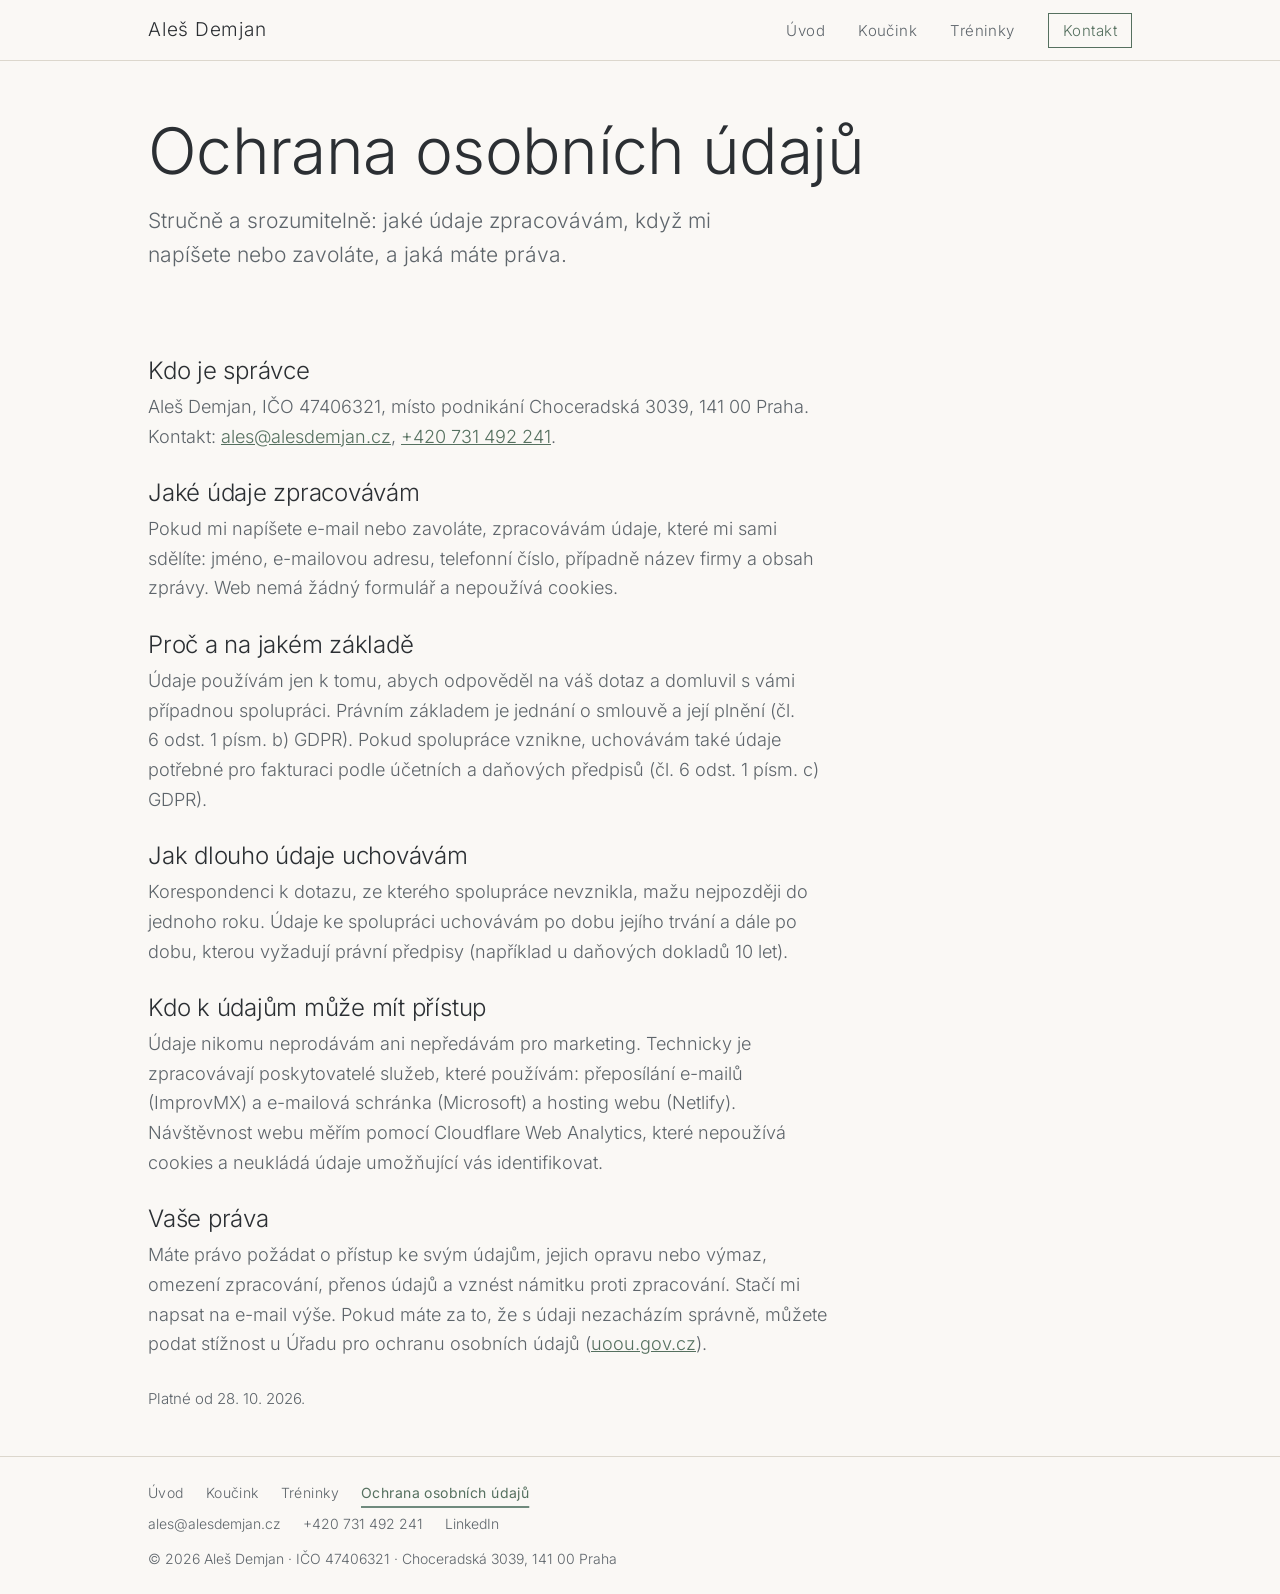
<file: zasady-ochrany-osobnich-udaju.html>
<!DOCTYPE html>
<html lang="cs">
<head>
<meta charset="utf-8">
<meta name="viewport" content="width=device-width, initial-scale=1">
<link rel="preload" href="/assets/fonts/inter-latin-wght-normal.woff2" as="font" type="font/woff2" crossorigin>
<link rel="preload" href="/assets/fonts/inter-latin-ext-wght-normal.woff2" as="font" type="font/woff2" crossorigin>
<title>Ochrana osobních údajů – Aleš Demjan</title>
<meta name="description" content="Jak Aleš Demjan zpracovává osobní údaje, když mu napíšete nebo zavoláte: správce, rozsah, účel, doba uchování a vaše práva.">
<link rel="canonical" href="https://alesdemjan.cz/zasady-ochrany-osobnich-udaju">
<link rel="icon" href="/favicon.ico" sizes="32x32">
<link rel="icon" href="/favicon.svg" type="image/svg+xml">
<link rel="apple-touch-icon" href="/apple-touch-icon.png">
<meta property="og:type" content="website">
<meta property="og:locale" content="cs_CZ">
<meta property="og:site_name" content="Aleš Demjan">
<meta property="og:title" content="Ochrana osobních údajů – Aleš Demjan">
<meta property="og:description" content="Jak zpracovávám osobní údaje, když mi napíšete nebo zavoláte.">
<meta property="og:url" content="https://alesdemjan.cz/zasady-ochrany-osobnich-udaju">
<meta property="og:image" content="https://alesdemjan.cz/assets/img/og-uvod.jpg">
<meta property="og:image:width" content="1200">
<meta property="og:image:height" content="630">
<meta name="twitter:card" content="summary_large_image">
<link rel="stylesheet" href="assets/style.css">
</head>
<body>
<a class="skip" href="#main">Přeskočit na obsah</a>

<header class="top">
  <div class="wrap">
    <a class="brand" href="/">Aleš Demjan</a>
    <nav aria-label="Hlavní navigace">
      <a class="hide-m" href="/">Úvod</a>
      <a href="/koucink">Koučink</a>
      <a href="/treninky">Tréninky</a>
      <a class="nav-cta" href="/#kontakt">Kontakt</a>
    </nav>
  </div>
</header>

<main id="main">
  <!-- NÁVRH textu: právní správnost ověří Aleš Demjan -->
  <section class="hero">
    <div class="wrap">
      <h1>Ochrana osobních údajů</h1>
      <p class="lead">Stručně a&nbsp;srozumitelně: jaké údaje zpracovávám, když mi napíšete nebo zavoláte, a&nbsp;jaká máte práva.</p>
    </div>
  </section>

  <section class="legal">
    <div class="wrap">
      <h2>Kdo je správce</h2>
      <p>Aleš Demjan, IČO 47406321, místo podnikání Choceradská 3039, 141&nbsp;00&nbsp;Praha.<br>
      Kontakt: <a href="mailto:ales@alesdemjan.cz">ales@alesdemjan.cz</a>, <a href="tel:+420731492241">+420&nbsp;731&nbsp;492&nbsp;241</a>.</p>

      <h2>Jaké údaje zpracovávám</h2>
      <p>Pokud mi napíšete e-mail nebo zavoláte, zpracovávám údaje, které mi sami sdělíte: jméno, e-mailovou adresu, telefonní číslo, případně název firmy a&nbsp;obsah zprávy. Web nemá žádný formulář a&nbsp;nepoužívá cookies.</p>

      <h2>Proč a&nbsp;na jakém základě</h2>
      <p>Údaje používám jen k&nbsp;tomu, abych odpověděl na váš dotaz a&nbsp;domluvil s&nbsp;vámi případnou spolupráci. Právním základem je jednání o&nbsp;smlouvě a&nbsp;její plnění (čl. 6&nbsp;odst. 1&nbsp;písm. b) GDPR). Pokud spolupráce vznikne, uchovávám také údaje potřebné pro fakturaci podle účetních a&nbsp;daňových předpisů (čl. 6&nbsp;odst. 1&nbsp;písm. c) GDPR).</p>

      <h2>Jak dlouho údaje uchovávám</h2>
      <p>Korespondenci k&nbsp;dotazu, ze kterého spolupráce nevznikla, mažu nejpozději do jednoho roku. Údaje ke spolupráci uchovávám po dobu jejího trvání a&nbsp;dále po dobu, kterou vyžadují právní předpisy (například u&nbsp;daňových dokladů 10&nbsp;let).</p>

      <h2>Kdo k&nbsp;údajům může mít přístup</h2>
      <p>Údaje nikomu neprodávám ani nepředávám pro marketing. Technicky je zpracovávají poskytovatelé služeb, které používám: přeposílání e-mailů (ImprovMX) a&nbsp;e-mailová schránka (Microsoft) a&nbsp;hosting webu (Netlify). Návštěvnost webu měřím pomocí Cloudflare Web Analytics, které nepoužívá cookies a&nbsp;neukládá údaje umožňující vás identifikovat.</p>

      <h2>Vaše práva</h2>
      <p>Máte právo požádat o&nbsp;přístup ke svým údajům, jejich opravu nebo výmaz, omezení zpracování, přenos údajů a&nbsp;vznést námitku proti zpracování. Stačí mi napsat na e-mail výše. Pokud máte za to, že s&nbsp;údaji nezacházím správně, můžete podat stížnost u&nbsp;Úřadu pro ochranu osobních údajů (<a href="https://uoou.gov.cz/">uoou.gov.cz</a>).</p>

      <p class="legal-date">Platné od 28.&nbsp;10.&nbsp;2026.</p>
    </div>
  </section>
</main>

<footer>
  <div class="wrap foot">
    <nav class="foot-nav" aria-label="Odkazy v patičce">
      <a href="/">Úvod</a>
      <a href="/koucink">Koučink</a>
      <a href="/treninky">Tréninky</a>
      <a href="/zasady-ochrany-osobnich-udaju" aria-current="page">Ochrana osobních údajů</a>
    </nav>
    <div class="foot-contact">
      <a href="mailto:ales@alesdemjan.cz">ales@alesdemjan.cz</a>
      <a href="tel:+420731492241">+420&nbsp;731&nbsp;492&nbsp;241</a>
      <a href="https://www.linkedin.com/in/alesdemjan/" rel="me">LinkedIn</a>
    </div>
    <div class="foot-legal">© <span id="y"></span> Aleš Demjan · IČO 47406321 · Choceradská 3039, 141&nbsp;00&nbsp;Praha</div>
  </div>
</footer>
<script>document.getElementById('y').textContent = new Date().getFullYear();</script>
<!-- Cloudflare Web Analytics (bez cookies) --><script type="module" src="https://static.cloudflareinsights.com/beacon.min.js" data-cf-beacon='{"token": "a8c0a45e6b894fd8a64b70126a6de083"}'></script><!-- End Cloudflare Web Analytics -->
</body>
</html>
</file>
<file: assets/style.css>
/* Společné styly pro všechny stránky alesdemjan.cz */

/* Písmo Inter (self-host, variabilní řez pokrývá 200–500) */
@font-face {
  font-family: "Inter";
  font-style: normal;
  font-weight: 100 900;
  font-display: swap;
  src: url("fonts/inter-latin-ext-wght-normal.woff2") format("woff2");
  unicode-range: U+0100-02BA, U+02BD-02C5, U+02C7-02CC, U+02CE-02D7, U+02DD-02FF, U+0304, U+0308, U+0329, U+1D00-1DBF, U+1E00-1E9F, U+1EF2-1EFF, U+2020, U+20A0-20AB, U+20AD-20C0, U+2113, U+2C60-2C7F, U+A720-A7FF;
}
@font-face {
  font-family: "Inter";
  font-style: normal;
  font-weight: 100 900;
  font-display: swap;
  src: url("fonts/inter-latin-wght-normal.woff2") format("woff2");
  unicode-range: U+0000-00FF, U+0131, U+0152-0153, U+02BB-02BC, U+02C6, U+02DA, U+02DC, U+0304, U+0308, U+0329, U+2000-206F, U+20AC, U+2122, U+2191, U+2193, U+2212, U+2215, U+FEFF, U+FFFD;
}

:root {
  --bg: #faf8f5;
  --bg-alt: #f1eee8;
  --ink: #2b2f33;
  --ink-soft: #5e656b;
  --accent: #6f8a7d;
  --accent-dark: #55705f;
  --line: #dcd7cd;
  --max: 1040px;
}
* { box-sizing: border-box; margin: 0; padding: 0; }
html { scroll-behavior: smooth; scroll-padding-top: 72px; }
body {
  font-family: "Inter", "Helvetica Neue", Arial, sans-serif;
  font-weight: 300;
  font-size: 18px;
  line-height: 1.65;
  color: var(--ink);
  background: var(--bg);
  -webkit-font-smoothing: antialiased;
}
a { color: inherit; }
:focus-visible { outline: 2px solid var(--accent-dark); outline-offset: 3px; }
.wrap { max-width: var(--max); margin: 0 auto; padding: 0 28px; }

/* Navigace */
header.top {
  position: sticky; top: 0; z-index: 10;
  background: rgba(250,248,245,.92);
  backdrop-filter: blur(8px);
  border-bottom: 1px solid var(--line);
}
header.top .wrap { display: flex; justify-content: space-between; align-items: center; height: 60px; }
.brand { font-weight: 300; font-size: 19px; letter-spacing: .04em; text-decoration: none; white-space: nowrap; }
nav { white-space: nowrap; }
nav a {
  text-decoration: none; font-size: 15px; letter-spacing: .03em;
  margin-left: 28px; color: var(--ink-soft); transition: color .2s;
}
nav a:hover, nav a[aria-current="page"] { color: var(--accent-dark); }
nav a[aria-current="page"] { font-weight: 400; text-decoration: underline; text-decoration-color: var(--accent); text-decoration-thickness: 2px; text-underline-offset: 8px; }
nav a.nav-cta { padding: 7px 14px; border: 1px solid var(--accent-dark); color: var(--accent-dark); transition: background .2s, color .2s; }
nav a.nav-cta:hover { background: var(--accent-dark); color: #fff; }
.skip { position: absolute; left: 12px; top: -60px; z-index: 20; padding: 10px 16px; background: var(--accent-dark); color: #fff; text-decoration: none; }
.skip:focus { top: 10px; }

/* Sekce */
section { padding: 44px 0; }
section.alt { background: var(--bg-alt); }
h1, h2, h3, h4 { font-weight: 300; letter-spacing: -.01em; line-height: 1.2; }
h1 { font-size: clamp(38px, 6vw, 64px); }
h2 { font-size: clamp(28px, 3.6vw, 38px); margin-bottom: 10px; }
h3 { font-size: 22px; font-weight: 300; margin-bottom: 6px; }
.eyebrow {
  font-size: 13px; letter-spacing: .18em; text-transform: uppercase;
  color: var(--accent-dark); font-weight: 400; margin-bottom: 10px; display: block;
}
.lead { font-size: 21px; color: var(--ink-soft); max-width: 640px; margin-top: 14px; }
p { max-width: 680px; }
p + p { margin-top: 10px; }

/* Hero */
.hero { padding: 52px 0 40px; }
.hero.center { text-align: center; }
.hero.center h1, .hero.center .lead { text-wrap: balance; }
.tagline { font-weight: 300; font-size: clamp(24px, 3.2vw, 34px); line-height: 1.25; margin-top: 10px; }
h2.center { text-align: center; }
.sr-only { position: absolute; width: 1px; height: 1px; overflow: hidden; clip: rect(0 0 0 0); white-space: nowrap; }
.hero.center p { margin-left: auto; margin-right: auto; }

/* Hero s fotkou v pozadí (Koučink, Tréninky) */
.hero-photo { position: relative; overflow: hidden; padding: 80px 0 72px; }
.hero-photo .hero-bg {
  position: absolute; inset: 0; width: 100%; height: 100%;
  object-fit: cover; object-position: 50% 30%; z-index: 0;
}
.hero-koucink .hero-bg { object-position: 60% 12%; }
.hero-treninky .hero-bg { object-position: 70% 6%; }
.hero-photo::before {
  content: ""; position: absolute; inset: 0; z-index: 1;
  background: linear-gradient(to right, rgba(250,248,245,.92), rgba(250,248,245,.20));
}
.hero-photo .wrap { position: relative; z-index: 2; }
.hero-photo.center { text-align: left; }
.hero-photo.center p { margin-left: 0; margin-right: 0; }
.hero-photo .lead { color: var(--ink); }
.hero-photo .eyebrow { color: #2e4236; }
.hero-after { padding: 26px 0 40px; }
.btn {
  display: inline-block; margin-top: 28px; padding: 15px 34px;
  border: 1px solid var(--accent-dark); color: var(--accent-dark);
  text-decoration: none; font-size: 15px; letter-spacing: .06em;
  transition: background .25s, color .25s;
}
.btn:hover { background: var(--accent-dark); color: #fff; }
.btn-primary { background: var(--accent-dark); color: #fff; }
.btn-primary:hover { background: var(--ink); border-color: var(--ink); }
.cta { display: flex; flex-wrap: wrap; gap: 12px 16px; justify-content: center; margin-top: 28px; }
.cta .btn { margin-top: 0; }
.more-links { margin-top: 24px; color: var(--ink-soft); }
.more-links a { color: var(--accent-dark); }

/* Mřížka karet */
.grid { display: grid; grid-template-columns: repeat(auto-fit, minmax(290px, 1fr)); gap: 20px 28px; margin-top: 20px; }
.grid.two { grid-template-columns: repeat(2, 1fr); gap: 20px 56px; }
.card { padding: 18px 0 0; border-top: 1px solid var(--line); }
.card p { color: var(--ink-soft); font-size: 17px; }

/* Portrét */
.about { display: grid; grid-template-columns: 1fr 260px; gap: 56px; align-items: start; }
.photo {
  aspect-ratio: 4 / 5; background: var(--line);
  display: flex; align-items: center; justify-content: center;
  color: var(--ink-soft); font-size: 14px; text-align: center;
}
.photo img { width: 100%; height: 100%; object-fit: cover; display: block; }

/* Kroky */
.steps { margin-top: 20px; display: grid; grid-template-columns: repeat(4, 1fr); gap: 28px; counter-reset: s; }
.step { counter-increment: s; }
.step::before {
  content: counter(s, decimal-leading-zero);
  display: block; font-weight: 200; font-size: 34px; color: var(--accent); margin-bottom: 4px;
}
.step p { color: var(--ink-soft); font-size: 17px; }

/* Seznam */
ul.plain { list-style: none; margin-top: 14px; max-width: 680px; }
ul.plain li { padding: 8px 0; border-bottom: 1px solid var(--line); color: var(--ink-soft); }
ul.plain li strong { font-weight: 400; color: var(--ink); }

/* Kontakt */
.contact-lines { margin-top: 20px; font-size: 22px; }
.contact-lines a { text-decoration: none; border-bottom: 1px solid var(--accent); padding-bottom: 2px; }
.contact-lines a:hover { color: var(--accent-dark); }
.contact-lines div + div { margin-top: 8px; }

.contact { display: grid; grid-template-columns: 1fr auto; gap: 40px; align-items: center; }
.qr { text-align: center; }
.qr img { display: block; width: 120px; height: auto; margin: 0 auto; }
.btn.vcf { display: none; }
.ask-list { margin: 12px 0 0 20px; color: var(--ink-soft); max-width: 640px; }
.ask-list li + li { margin-top: 2px; }
#kontakt .btn-primary { margin-top: 22px; }

/* Koučink: časté otázky */
.faq { margin-top: 16px; max-width: 760px; border-top: 1px solid var(--line); }
.faq details { border-bottom: 1px solid var(--line); }
.faq summary {
  list-style: none; cursor: pointer; position: relative;
  padding: 14px 40px 14px 0; font-size: 19px; font-weight: 400;
}
.faq summary::-webkit-details-marker { display: none; }
.faq summary::after, .topic summary::after {
  content: "+"; position: absolute; right: 6px; top: 10px;
  font-size: 26px; font-weight: 200; line-height: 1; color: var(--accent-dark);
}
.faq details[open] summary::after, .topic[open] summary::after { content: "–"; }
.faq details p { color: var(--ink-soft); font-size: 17px; padding: 0 40px 16px 0; }
.qr figcaption { margin-top: 6px; font-size: 13px; color: var(--ink-soft); }

/* Koučink: kroky vedle fotky */
.steps-photo { display: grid; grid-template-columns: 1fr 1fr; gap: 40px; margin-top: 20px; align-items: stretch; }
.steps-photo .steps { margin-top: 0; }
.steps.two { grid-template-columns: repeat(2, 1fr); }
.steps-img { margin: 0; }
.steps-img img { display: block; width: 100%; height: 100%; object-fit: cover; }

footer { padding: 24px 0; border-top: 1px solid var(--line); font-size: 14px; color: var(--ink-soft); }
.foot { display: grid; gap: 8px; }
.foot-nav, .foot-contact { display: flex; flex-wrap: wrap; gap: 6px 22px; }
.foot a { text-decoration: none; color: var(--ink-soft); margin-left: 0; font-size: 14px; }
.foot a:hover, .foot a[aria-current="page"] { color: var(--accent-dark); }
.foot-legal { margin-top: 4px; }

/* 404 a právní stránka */
.h3 { font-size: clamp(26px, 3vw, 32px); font-weight: 300; margin-bottom: 8px; }
.not-found { grid-template-columns: repeat(3, 1fr); margin-top: 32px; text-align: left; }
.legal h2 { font-size: 24px; margin: 28px 0 6px; }
.legal h2:first-child { margin-top: 0; }
.legal p { color: var(--ink-soft); }
.legal a { color: var(--accent-dark); }
.legal-date { margin-top: 28px; font-size: 15px; }

/* Úvodní stránka: rozcestník */
.paths { display: grid; grid-template-columns: repeat(2, 1fr); gap: 24px; margin-top: 20px; }
.path {
  display: flex; flex-direction: column; padding: 28px 30px 24px;
  border: 1px solid var(--line); text-decoration: none; background: var(--bg);
  transition: border-color .25s;
}
.path:hover { border-color: var(--accent-dark); }
.path h3 { font-size: clamp(26px, 3vw, 32px); font-weight: 300; margin-bottom: 8px; }
.path p { color: var(--ink-soft); flex: 1; }
.path p.path-sub { flex: 0; margin: 0 0 12px; color: var(--accent-dark); font-size: 18px; }
.path p.for { flex: 0; margin-top: 12px; font-size: 16px; }
.path .for strong { font-weight: 400; color: var(--ink); }
.path .more { margin-top: 16px; color: var(--accent-dark); font-size: 15px; letter-spacing: .06em; }

/* Tréninky: katalog témat (rozbalovací karty) */
.hint { color: var(--ink-soft); font-size: 16px; }
.chips {
  position: sticky; top: 60px; z-index: 5; display: flex; gap: 8px;
  overflow-x: auto; white-space: nowrap; margin: 16px 0 0; padding: 10px 0;
  background: var(--bg-alt); scrollbar-width: none;
}
.chips::-webkit-scrollbar { display: none; }
.chips a {
  flex: none; margin-left: 0; padding: 6px 14px; border: 1px solid var(--line); border-radius: 999px;
  background: var(--bg); font-size: 14px; text-decoration: none; color: var(--ink);
}
.chips a:hover { border-color: var(--accent-dark); color: var(--accent-dark); }
.topic-group { margin-top: 24px; scroll-margin-top: 124px; }
.topic-group + .topic-group { margin-top: 36px; }
.topic-group > h3 { font-size: 26px; margin-bottom: 0; }
.topics { display: grid; grid-template-columns: repeat(3, 1fr); gap: 16px; margin-top: 14px; align-items: start; }
.topic { background: var(--bg); border: 1px solid var(--line); border-top: 2px solid var(--accent); }
.topic summary { list-style: none; cursor: pointer; position: relative; display: block; padding: 14px 44px 14px 18px; }
.topic summary::-webkit-details-marker { display: none; }
.topic summary::after { right: 16px; top: 14px; }
.topic-name { display: block; font-size: 20px; font-weight: 300; line-height: 1.25; margin-bottom: 4px; }
.topic-sub { display: block; color: var(--ink-soft); font-size: 15px; line-height: 1.45; }
.topic ul { list-style: none; margin: 0 18px; padding: 12px 0 0; border-top: 1px solid var(--line); font-size: 15px; line-height: 1.45; }
.topic li { position: relative; padding-left: 16px; }
.topic li + li { margin-top: 4px; }
.topic li::before { content: "–"; position: absolute; left: 0; color: var(--accent-dark); }
.topic-ask { display: inline-block; margin: 12px 18px 16px; font-size: 14px; color: var(--accent-dark); }
@media (prefers-reduced-motion: reduce) {
  html { scroll-behavior: auto; }
}

/* Tréninky: mrak slov (obrázek) */
.cloud-img { display: block; width: 100%; max-width: 900px; height: auto; margin: 0 auto; }

/* Tréninky: formy spolupráce */
.formats { list-style: none; margin-top: 24px; display: grid; gap: 20px; }
.format .bar { height: 6px; background: var(--accent); margin-bottom: 10px; }
.format h3 { margin-bottom: 2px; }
.format p { color: var(--ink-soft); font-size: 17px; }

/* Tréninky: forma dodání (fotka vlevo, text vpravo) */
.split { display: grid; grid-template-columns: 1fr 1fr; gap: 48px; align-items: center; }
.split-img { margin: 0; }
.split-img img { display: block; width: 100%; height: auto; }
.split h3 { margin-top: 6px; }
.split p { color: var(--ink-soft); font-size: 17px; }

/* Tréninky: příprava jako tok kroků (ikony spojené šipkami) */
.flow { list-style: none; margin-top: 28px; display: grid; grid-template-columns: repeat(5, 1fr); gap: 24px; }
.flow-step { position: relative; }
.flow-icon {
  display: flex; align-items: center; justify-content: center;
  width: 56px; height: 56px; border-radius: 50%; margin-bottom: 14px;
  border: 1px solid var(--accent); background: var(--bg-alt); color: var(--accent-dark);
}
.flow-icon svg { width: 26px; height: 26px; fill: none; stroke: currentColor; stroke-width: 1.4; stroke-linecap: round; stroke-linejoin: round; }
.flow-step::after, .flow-step::before { content: ""; position: absolute; }
.flow-step::after { top: 28px; left: 66px; right: -14px; height: 1px; background: var(--accent); }
.flow-step::before {
  top: 24px; right: -14px; width: 8px; height: 8px;
  border-top: 1px solid var(--accent); border-right: 1px solid var(--accent); transform: rotate(45deg);
}
.flow-step:last-child::after, .flow-step:last-child::before { display: none; }
.flow-step p { color: var(--ink-soft); font-size: 17px; }
.flow.three { grid-template-columns: repeat(3, 1fr); gap: 40px; }

/* Koučink: témata s ikonami */
.intro { font-size: 21px; max-width: 760px; }
.themes { list-style: none; margin-top: 32px; display: grid; grid-template-columns: repeat(2, 1fr); gap: 36px 56px; }
.theme { display: grid; grid-template-columns: 56px 1fr; grid-auto-rows: min-content; column-gap: 20px; }
.theme .flow-icon { grid-row: 1 / span 2; margin-bottom: 0; }
.theme h3 { font-size: 22px; margin: 4px 0 6px; }
.theme p { color: var(--ink-soft); font-size: 17px; }
.flow.three .flow-step::after { right: -26px; }
.flow.three .flow-step::before { right: -26px; }

/* Tréninky: technologie – symbol uprostřed čtyř bloků */
.tech { display: grid; grid-template-columns: 1fr 180px 1fr; gap: 28px 40px; margin-top: 20px; align-items: start; }
.tech .card:nth-of-type(odd) { grid-column: 1; }
.tech .card:nth-of-type(even) { grid-column: 3; }
.tech-symbol { grid-column: 2; grid-row: 1 / span 2; align-self: center; width: 180px; height: 180px; }
.tech-symbol circle, .tech-symbol path, .tech-symbol rect { fill: none; stroke-linecap: round; stroke-linejoin: round; }
.tech-symbol .ts-orbit { stroke: var(--line); stroke-width: 1; }
.tech-symbol .ts-dots { stroke: var(--accent); stroke-width: 1.2; stroke-dasharray: 0 6; opacity: .6; }
.tech-symbol .ts-dot { fill: var(--line); stroke: none; }
.tech-symbol .ts-link { stroke: var(--accent-dark); stroke-width: 1.2; }
.tech-symbol .ts-node { fill: var(--bg); stroke: var(--accent); stroke-width: 1.2; }
.tech-symbol .ts-joint { fill: var(--accent-dark); stroke: none; }
.tech-symbol .ts-center { fill: var(--bg); stroke: var(--accent); stroke-width: 1.4; }
.tech-symbol .ts-icon * { stroke: var(--accent-dark); stroke-width: 1.2; }

@media (max-width: 900px) {
  .steps { grid-template-columns: repeat(2, 1fr); }
  .flow, .flow.three { grid-template-columns: 1fr; gap: 22px; }
  .flow-step { display: grid; grid-template-columns: 56px 1fr; grid-auto-rows: min-content; column-gap: 20px; min-height: 92px; }
  .flow-icon { grid-row: 1 / span 2; margin-bottom: 0; }
  .flow-step::after { top: 64px; bottom: -14px; left: 28px; right: auto; width: 1px; height: auto; }
  .flow-step::before, .flow.three .flow-step::before { top: auto; bottom: -14px; left: 24px; right: auto; transform: rotate(135deg); }
  .flow.three .flow-step::after { right: auto; }
  .tech { grid-template-columns: 1fr 140px 1fr; gap: 24px 28px; }
  .tech-symbol { width: 140px; height: 140px; }
  .split { gap: 32px; }
  .topics { grid-template-columns: repeat(2, 1fr); }
  .grid.two { gap: 28px 36px; }
  .hero-photo::before { background: rgba(250,248,245,.85); }
  .hero-koucink .hero-bg { object-position: 35% 12%; }
  .hero-treninky .hero-bg { object-position: 75% 6%; }
}
@media (max-width: 760px) {
  .themes { grid-template-columns: 1fr; gap: 28px; }
  .theme { grid-template-columns: 44px 1fr; column-gap: 16px; }
  .theme .flow-icon { width: 44px; height: 44px; }
  .theme .flow-icon svg { width: 22px; height: 22px; }
  .intro { font-size: 19px; }
  section { padding: 32px 0; }
  .hero { padding: 36px 0 28px; }
  .hero-photo { padding: 48px 0 44px; }
  .hero-after { padding: 20px 0 32px; }
  .about { grid-template-columns: 1fr; gap: 24px; }
  .photo { order: -1; width: 100%; max-width: 280px; margin: 0 auto; }
  nav a { margin-left: 16px; font-size: 14px; }
  nav a.nav-cta { padding: 6px 10px; }
  .qr { display: none; }
  .btn.vcf { display: inline-block; margin-top: 0; justify-self: start; }
  .contact { grid-template-columns: 1fr; gap: 24px; }
  nav a.hide-m { display: none; }
  body { font-size: 17px; }
  .paths, .grid.two { grid-template-columns: 1fr; }
  .steps-photo { grid-template-columns: 1fr; gap: 28px; }
  .steps-img img { height: auto; aspect-ratio: 3 / 2; }
  .split { grid-template-columns: 1fr; gap: 24px; }
  .tech { grid-template-columns: 1fr; gap: 24px; }
  .tech .card:nth-of-type(n) { grid-column: 1; }
  .tech-symbol { grid-column: 1; grid-row: auto; justify-self: center; }
  .path { padding: 24px 22px 20px; }
}
@media (max-width: 520px) {
  .wrap { padding: 0 20px; }
  .brand { font-size: 17px; letter-spacing: .02em; }
  nav a { margin-left: 14px; letter-spacing: .01em; }
  .steps, .steps.two { grid-template-columns: 1fr; }
  .topics { grid-template-columns: 1fr; }
}
@media (max-width: 380px) {
  nav a { margin-left: 10px; }
  .brand { font-size: 16px; }
}
</file>
